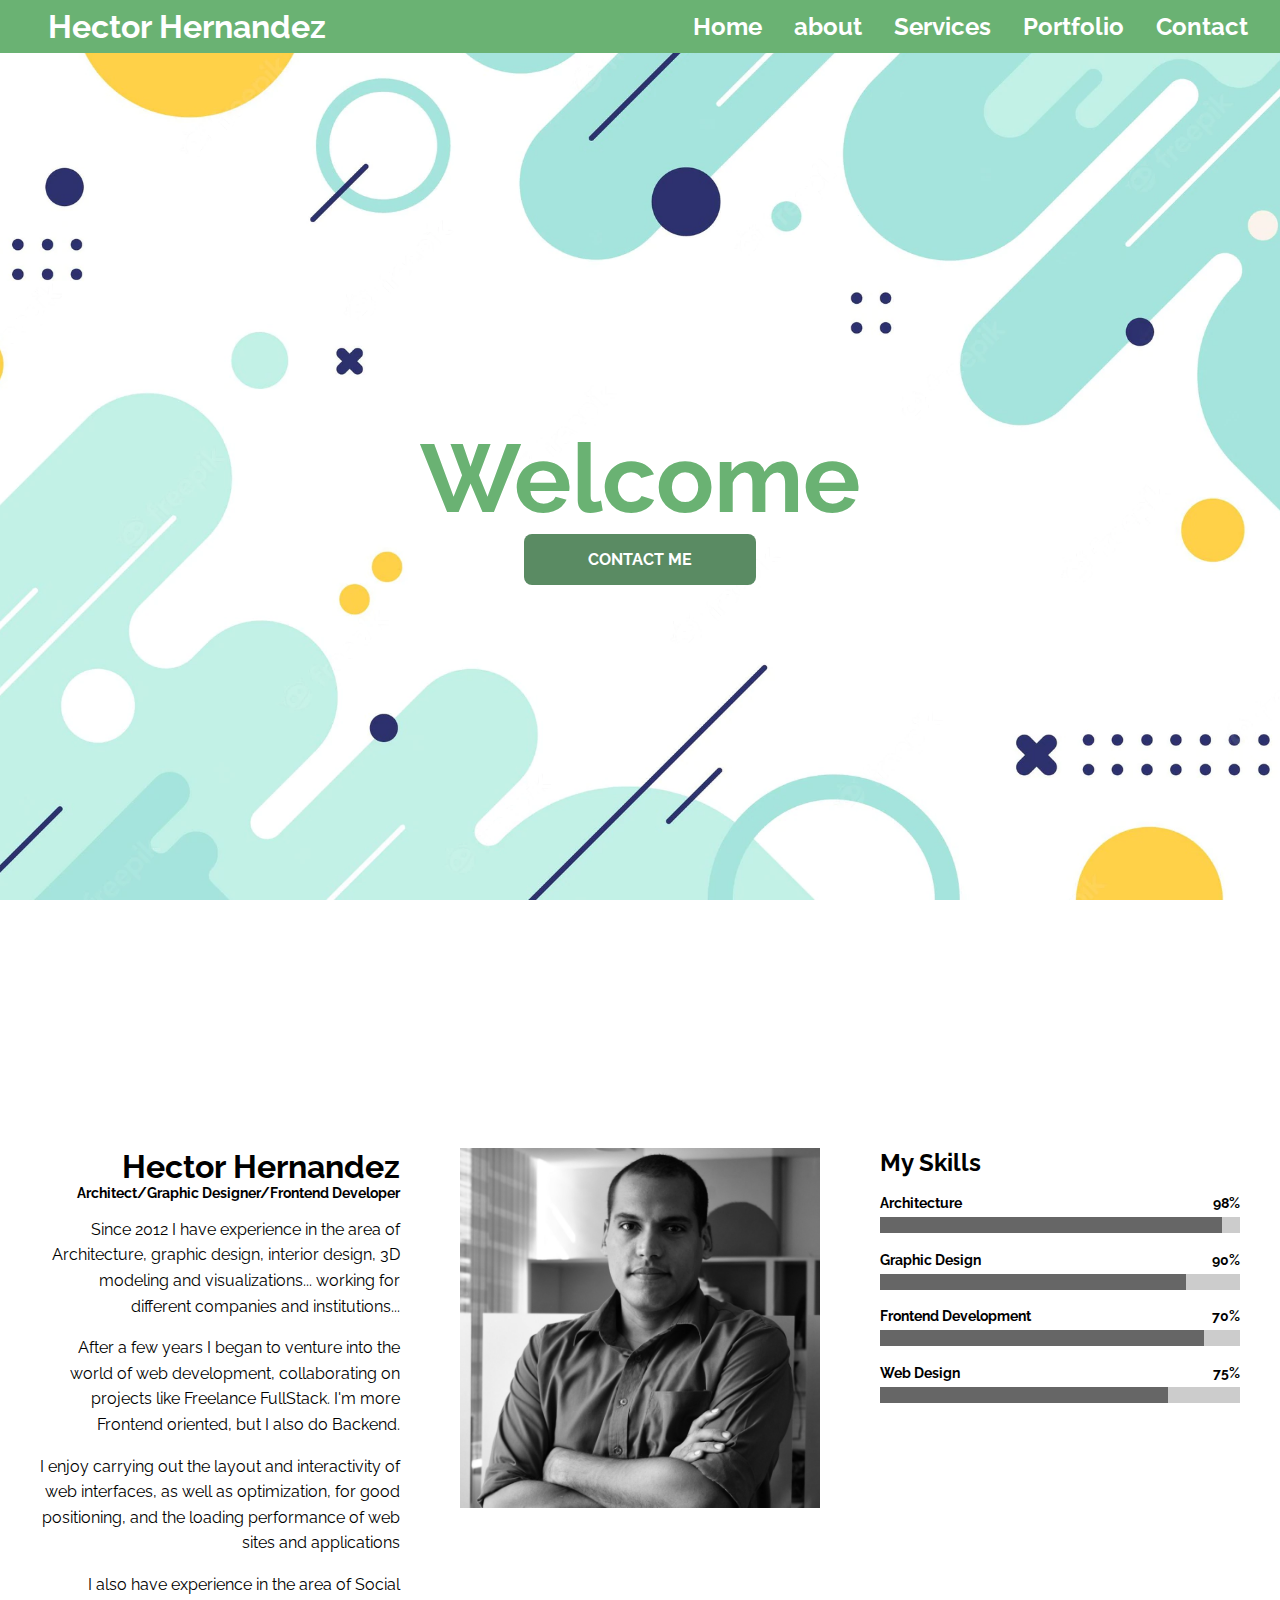
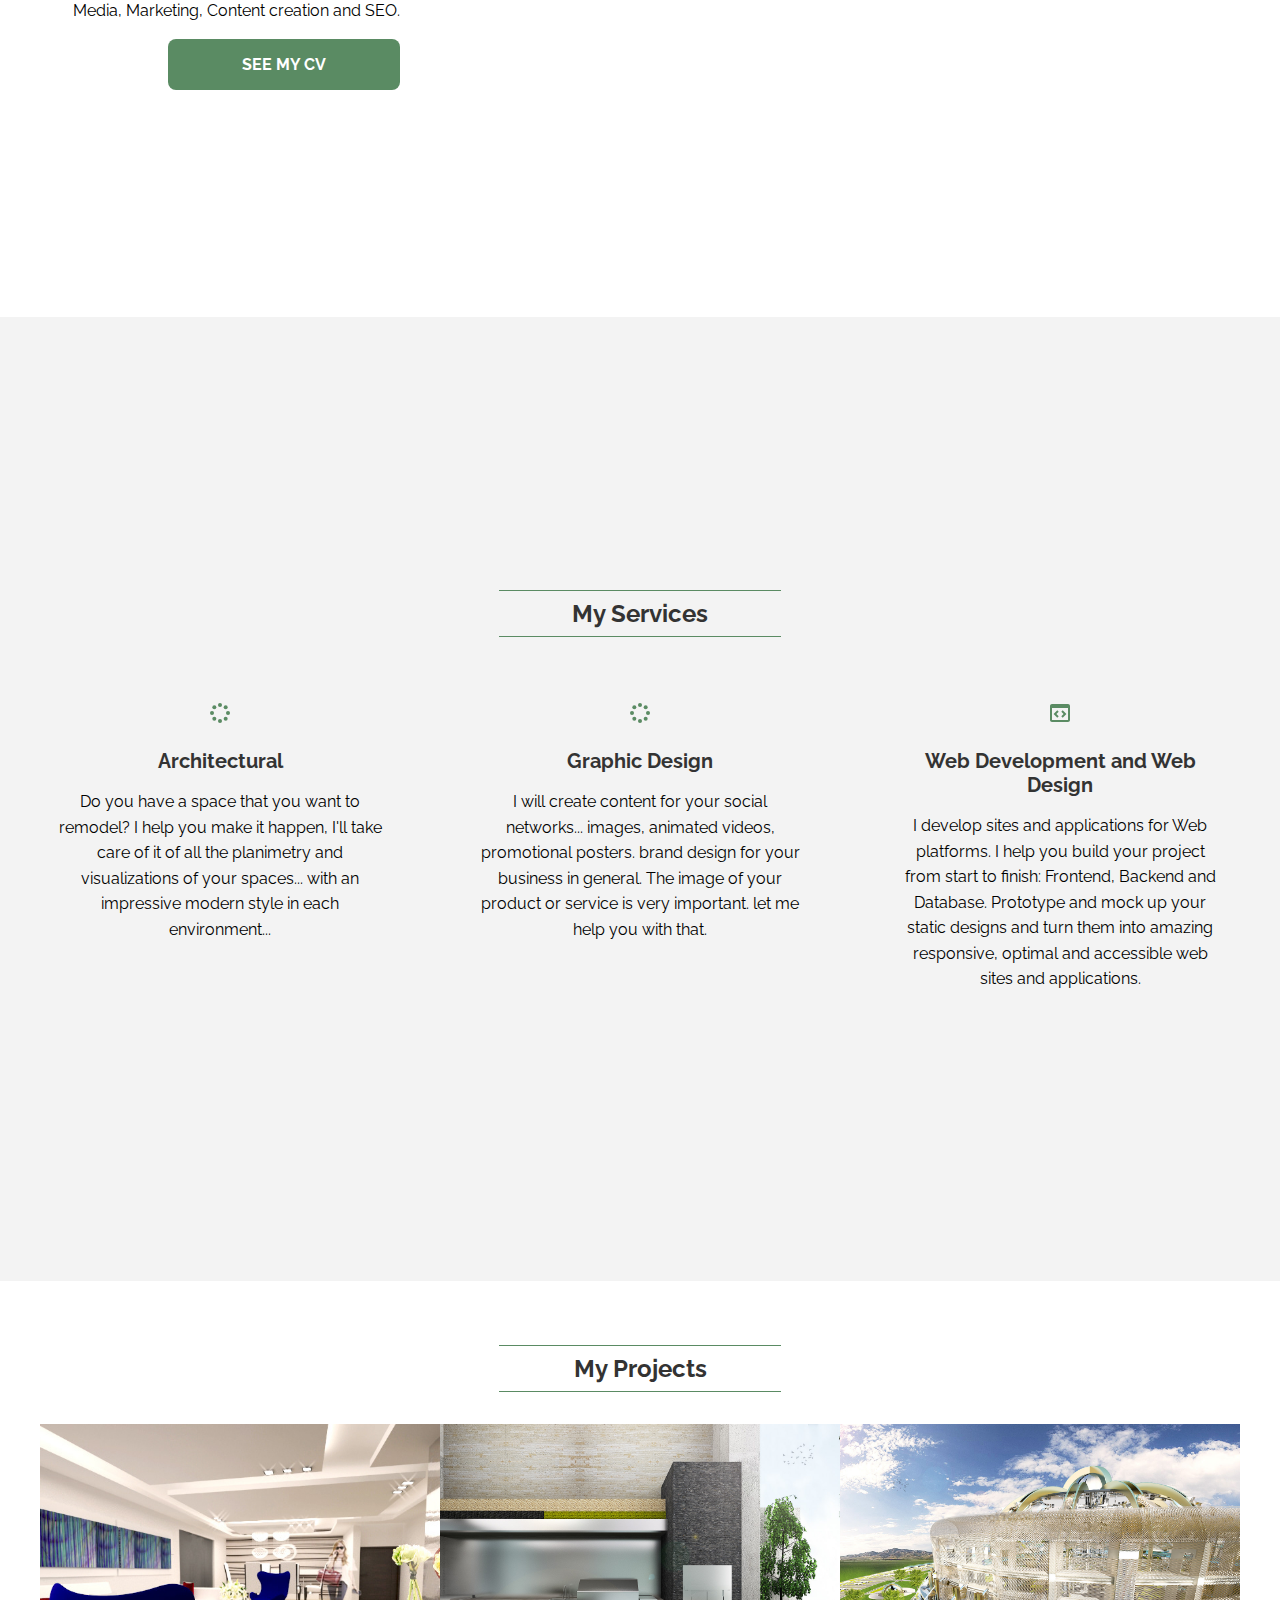
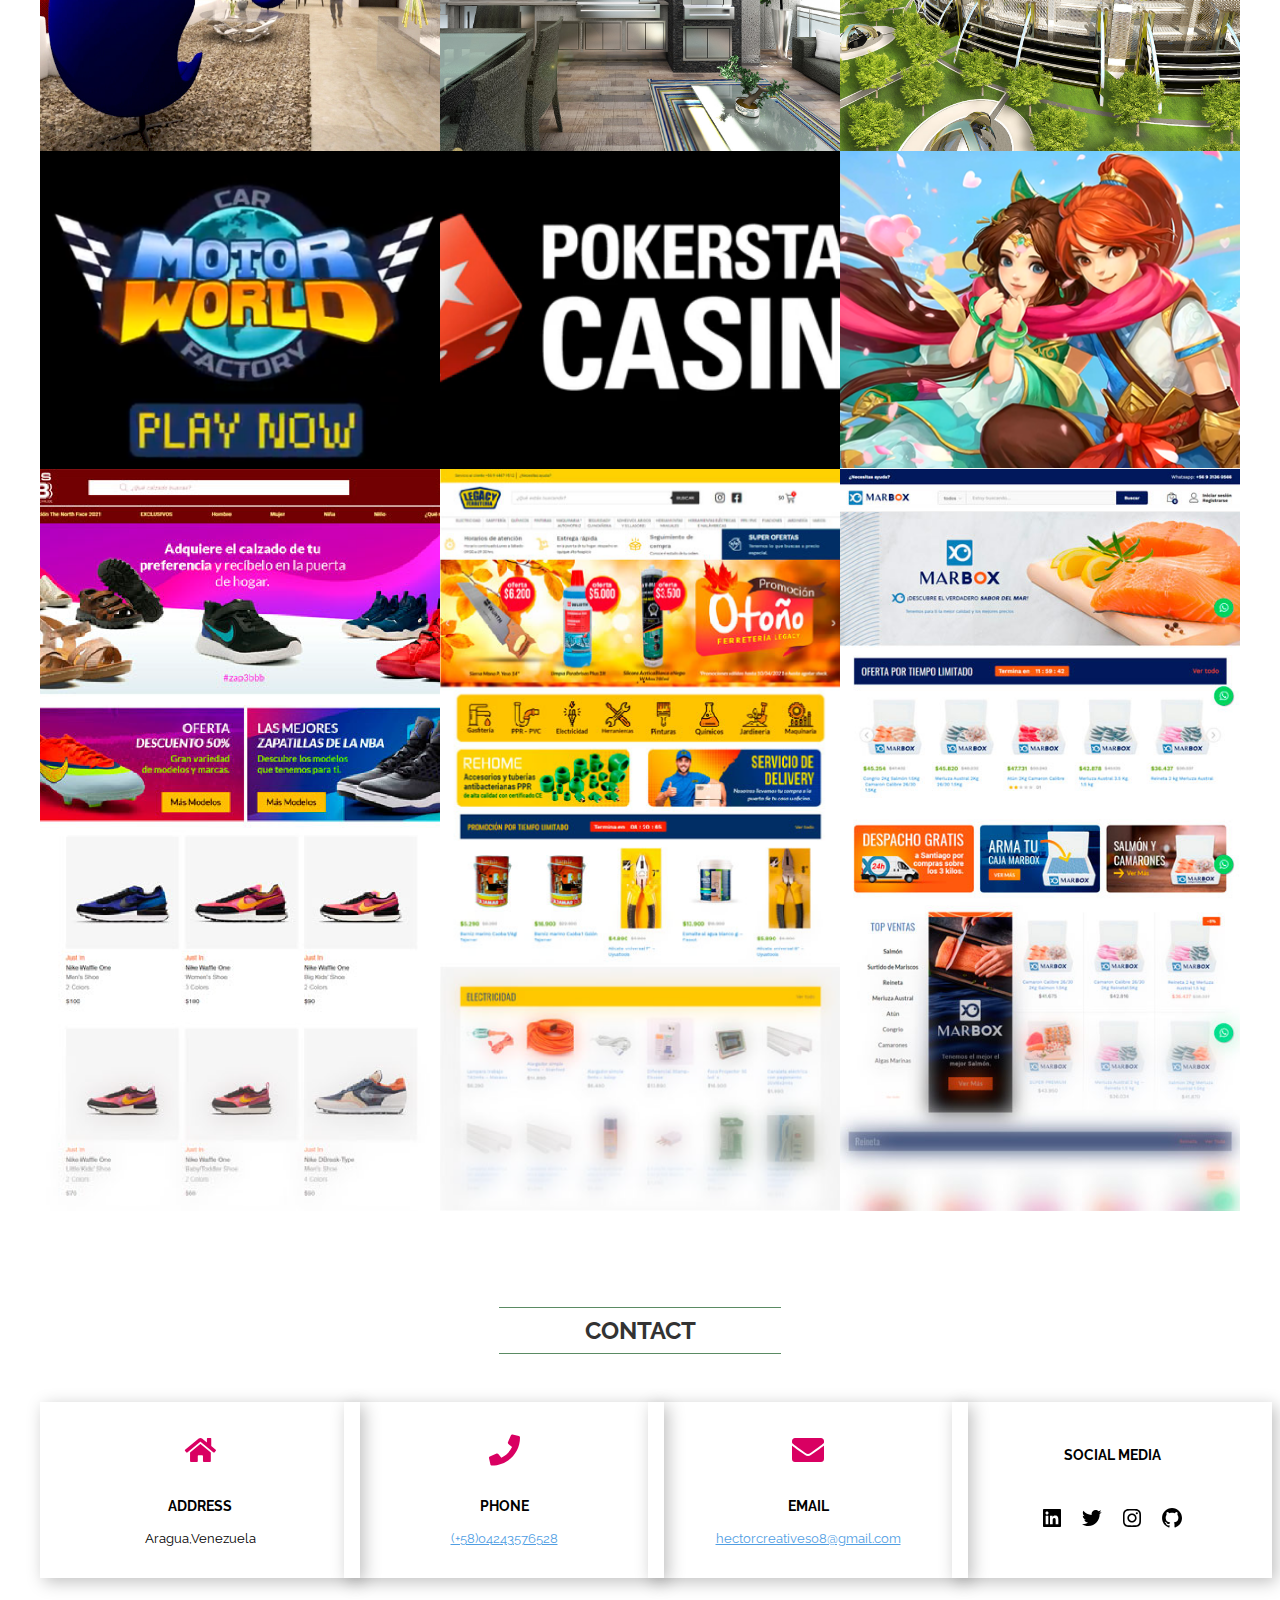
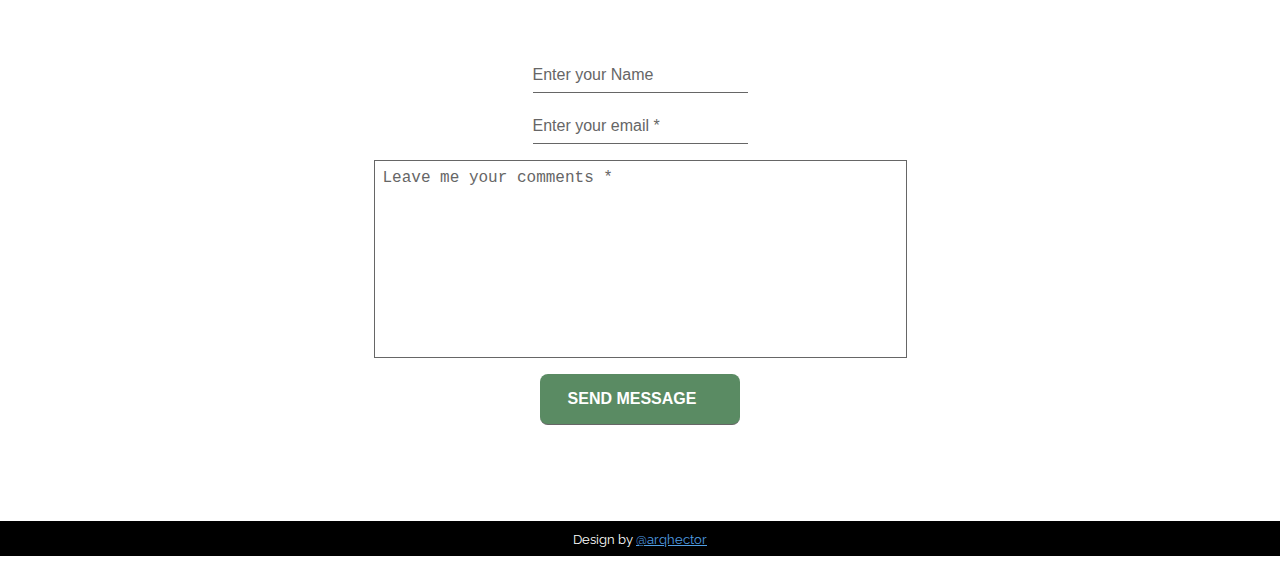
<file: portfolio-cv/index.html>
<!DOCTYPE html>
<html lang="en">
<head>
    <meta charset="UTF-8">
    <meta http-equiv="X-UA-Compatible" content="IE=edge">
    <meta name="viewport" content="width=device-width, initial-scale=1.0">
    <link href="https://fonts.googleapis.com/css?family=Raleway" rel="stylesheet">
    <title>Arquidev Portfolio</title>
    <link rel="stylesheet" href= "style.css">
    
    <meta name="description"
    content="Hola bienvenid@ a mi Portafolio Profesional, soy Hector Hernandez, Arquitecto y Frontend Developer">
  <link rel="canonical" href="https://arquidev8.github.io/Portfolio/portfolio-cv">
  <link rel="favicon" href="https://arquidev8.github.io/Portfolio/portfolio-cv/assets/favicon.png">
  <link rel="apple-touch-icon"href="https://arquidev8.github.io/Portfolio/portfolio-cv/assets/favicon.png">
  <meta name="theme-color" content="#d9006">
  <meta name="twitter:card" content="summary">
  <meta property="og:type" content="website">
  <meta property="og:title" name="twitter:title" content="Portafolio CV - Hector Hernandez">
  <meta property="og:description" name="twitter:description"
    content="Hola bienvenid@ a mi Portafolio Profesional, soy Hector Hernandez, Arquitecto y Frontend Developer">
  <meta property="og:image" name="twitter:image"
    content="https://arquidev8.github.io/Portfolio/portfolio-cv/assets/hero-image-home.jpg">
  <meta property="og:url" name="twitter:url"
    content="https://arquidev8.github.io/Portfolio/portfolio-cv">
</head>
<body>
    <header class="header">
        <section class="container">
        <div class="logo">
            <a href="index.html">Hector Hernandez</a>
        </div>
        <button class="menu-btn">
            <svg  xmlns="http://www.w3.org/2000/svg" width="24" height="24" viewBox="0 0 24 24">
                <path d="M4 6H20V8H4zM4 11H20V13H4zM4 16H20V18H4z"/></svg>
                <svg class="none"  xmlns="http://www.w3.org/2000/svg" width="24" height="24" viewBox="0 0 24 24">
                <path d="M16.192 6.344L11.949 10.586 7.707 6.344 6.293 7.758 10.535 12 6.293 16.242 7.707 17.656 11.949 13.414 16.192 17.656 17.606 16.242 13.364 12 17.606 7.758z"/></svg>

        </button>
        <nav class="menu">
            <a href="#inicio">Home</a>
            <a href="#acerca">about</a>
            <a href="#servicios">Services</a>
            <a href="#portafolio">Portfolio</a>
            <!-- <a href="#testimonios">Testimonials</a> -->
            <a href="#contacto">Contact</a>

        </nav>
        </section>
    </header>
    <section id="inicio" class="home">
        <article class="hero-image" style="--hero-image:url('assets/flat-geometric-background_23-2148957201.webp');
        --hero-attachment: fixed">
            <aside class="hero-image-opacity" style="--hero-opacity-color:var(--black-alpha-color);">
             <div class="hero-image-content">
                <h2 class="hero-image-title">
                    Welcome<br>
                    
                </h2>
                <a href="#contacto" class="btn">CONTACT ME</a>
             </div> 

            </aside>
        </article>
    </section>
    <section id="acerca" class="about section container full-lg-screen">
        <article class="text-lg-right">
            <aside class="text-center text-lg-right">
                <h1>Hector Hernandez</h1>
                <h5>Architect/Graphic Designer/Frontend Developer</h5>    
            </aside>
            <p>Since 2012 I have experience in the area of Architecture, graphic design, interior design, 3D modeling and
                visualizations... working for different companies and institutions...</p>
            <p>
                After a few years I began to venture into the world of web development, collaborating on projects
                like Freelance FullStack. I'm more Frontend oriented, but I also do Backend.
            </p>
            <p>
                I enjoy carrying out the layout and interactivity of web interfaces,
                as well as optimization, for good positioning, and the loading performance of web sites and applications
            </p>
            <p>
                I also have experience in the area of Social Media, Marketing, Content creation and SEO.
            </p>
            <div class="text-center text-lg-right">
                <a class="btn" href="https://demasled.notion.site/C-V-HECTOR-HERNANDEZ-7863573dabcf4fc5aafaaa1534492947" target="_blank" rel="noopener">SEE MY CV</a>
            </div>
        </article>
        
        <article>
            <img class="gray-scale" src="assets/hector.jpg.jpg" alt="hector hernandez">
        </article>
        
        <article>
            <h2 class="text-center text-lg-left">My Skills</h2>
            <!-- <div class="progress">
                <p>
                    <b>Backend Development Web</b>
                    <b>65%</b>
                </p>
                <progress value="65" min="0" max="100"></progress>
            </div> -->
            <div class="progress">
                <p>
                    <b>Architecture</i></b>
                    <b>98%</b>
                </p>
                <progress value="95" min="0" max="100"></progress>
            </div>
            <div class="progress">
                <p>
                    <b>Graphic Design</i></b>
                    <b>90%</b>
                </p>
                <progress value="85" min="0" max="100"></progress>
            </div>
            <div class="progress">
                <p>
                <b>Frontend Development</b>
                <b>70%</b>
                </p>
                <progress value="90" min="0" max="100"></progress>
            </div>
            <div class="progress">
                <p>
                <b>Web Design</b>
                <b>75%</b>
                </p>
                <progress value="80" min="0" max="100"></progress>
            </div>
            
        </article>
    </section>
    <section id="servicios" class="services section bg-gray-light">
        <div class="container full-lg-screen">
            <h2 class="section-title">My Services</h2>
            <article class="service-card">
                <svg xmlns="http://www.w3.org/2000/svg" width="24" height="24" viewBox="0 0 24 24">
                    <circle cx="12" cy="20" r="2"/><circle cx="12" cy="4" r="2"/><circle cx="6.343" cy="17.657" r="2"/><circle cx="17.657" cy="6.343" r="2"/>
                    <circle cx="4" cy="12" r="2.001"/><circle cx="20" cy="12" r="2"/><circle cx="6.343" cy="6.344" r="2"/><circle cx="17.657" cy="17.658" r="2"/></svg>
                    <h3>Architectural</h3>
                    <p>
                        Do you have a space that you want to remodel? I help you make it happen, I'll take care of it
                        of all the planimetry and visualizations of your spaces... with an impressive modern style in each environment...
                    </p>
            </article>
            <article class="service-card">
                <svg xmlns="http://www.w3.org/2000/svg" width="24" height="24" viewBox="0 0 24 24">
                    <circle cx="12" cy="20" r="2"/><circle cx="12" cy="4" r="2"/><circle cx="6.343" cy="17.657" r="2"/><circle cx="17.657" cy="6.343" r="2"/>
                    <circle cx="4" cy="12" r="2.001"/><circle cx="20" cy="12" r="2"/><circle cx="6.343" cy="6.344" r="2"/><circle cx="17.657" cy="17.658" r="2"/></svg>
                    <h3>Graphic Design</h3>
                    <p>
                        I will create content for your social networks... images, animated videos, promotional posters. brand design for your business in general. The image of your product or service is very important. let me help you with that.
                    </p>
            </article>
            <article class="service-card">
                <svg xmlns="http://www.w3.org/2000/svg" width="24" height="24" viewBox="0 0 24 24">
                    <path d="M20,3H4C2.897,3,2,3.897,2,5v14c0,1.103,0.897,2,2,2h16c1.103,0,2-0.897,2-2V5C22,3.897,21.103,3,20,3z M4,19V7h16 l0.002,12H4z"/>
                    <path d="M9.293 9.293L5.586 13 9.293 16.707 10.707 15.293 8.414 13 10.707 10.707zM14.707 9.293L13.293 10.707 15.586 13 13.293 15.293 14.707 16.707 18.414 13z"/></svg>   
                    <h3>Web Development and Web Design</h3>
                    <p>
                        I develop sites and applications for Web platforms.
                        I help you build your project from start to finish: Frontend, Backend and Database.
                        Prototype and mock up your static designs
                        and turn them into amazing responsive, optimal and accessible web sites and applications. 
                    </p>
            </article>
            
            <!-- <article class="service-card">
                <svg xmlns="http://www.w3.org/2000/svg" width="24" height="24" viewBox="0 0 24 24">
                    <path d="M20,3H7C5.897,3,5,3.897,5,5v2H4C2.897,7,2,7.897,2,9v10c0,1.103,0.897,2,2,2h6c1.103,0,2-0.897,2-2h8c1.103,0,2-0.897,2-2 V5C22,3.897,21.103,3,20,3z M6,9h4l-0.003,9H4V9H6z M12,17V9c0-1.103-0.897-2-2-2H7V5h11v12H12z"/></svg>
                    <h3>Web Design</h3>
                    <p>
                        Prototype and mock up your static designs
                        and turn them into amazing responsive, optimal and accessible web sites and applications. 
                    </p>
            </article> -->
        </div>
    </section>
    <section id="portafolio" class="portfolio section">
    <div class="container">
        <h2 class="section-title">My Projects</h2>
        <a href="#trabajo-1" class="portfolio-card">
            <img src="assets/project-1.jpg" alt="Trabajo 1">
            <aside class="portfolio-card-info">
                <div>
                    <h3>Interior Design</h3>
                    <p>
                        Interior design project in single-family home
                    </p>
                </div>
            </aside>
        </a>
        <a href="#trabajo-2" class="portfolio-card">
            <img src="assets/project-2.jpg" alt="Trabajo 2">
            <aside class="portfolio-card-info">
                <div>
                    <h3>Interior Design</h3>
                    <p>
                        Interior design project in barbecue space
                    </p>
                </div>
            </aside>
        </a>
        <a href="#trabajo-3" class="portfolio-card">
            <img src="assets/project-3.jpg" alt="Trabajo 3">
            <aside class="portfolio-card-info">
                <div>
                    <h3>Architectural</h3>
                    <p>
                        Experimental urban planning project on Mars
                    </p>
                </div>
            </aside>
        </a>


        <a href="#trabajo-7" class="portfolio-card">
            <img src="assets/imagen-7.png" alt="Trabajo 1"> 
            
            <aside class="portfolio-card-info">
                <div>
                    <h3>Graphic Design</h3>
                    <p>
                        Interior design project in single-family home
                    </p>
                </div>
            </aside>
        </a>
        <a href="#trabajo-8" class="portfolio-card">
            <img src="assets/imagen-8.png" alt="Trabajo 2">
            <aside class="portfolio-card-info">
                <div>
                    <h3>Graphic Design</h3>
                    <p>
                        Interior design project in barbecue space
                    </p>
                </div>
            </aside>
        </a>
        <a href="#trabajo-9" class="portfolio-card">
            <img src="assets/imagen-9.png" alt="Trabajo 3">
            <aside class="portfolio-card-info">
                <div>
                    <h3>Graphic Design</h3>
                    <p>
                        Experimental urban planning project on Mars
                    </p>
                </div>
            </aside>
        </a>



        <a href="#trabajo-4" class="portfolio-card">
            <img src="assets/Web-zapatos-1.png" alt="Trabajo 4">
            <aside class="portfolio-card-info">
                <div>
                    <h3>Web Development</h3>
                    <p>
                        Web design for an online shoe store
                    </p>
                </div>
            </aside>
        </a>
        <a href="#trabajo-5" class="portfolio-card">
            <img src="assets/Web-ferreteria-1.png" alt="Trabajo 5">
            <aside class="portfolio-card-info">
                <div>
                    <h3>Web Development</h3>
                    <p>
                        Web design of an online hardware store
                    </p>
                </div>
            </aside>
        </a>
        <a href="#trabajo-6" class="portfolio-card">
            <img src="assets/web-pescaderia-1.jpg" alt="Trabajo 6">
            <aside class="portfolio-card-info">
                <div>
                    <h3>Web Development</h3>
                    <p>
                        Web design of an online fishmonger
                    </p>
                </div>
            </aside>
        </a>
    </div>
    </section>
    <article class="modal" id="trabajo-1">
        <div class="modal-content">
            <a href="#cerrar" class="modal-close">
                <svg xmlns="http://www.w3.org/2000/svg" width="24" height="24" viewBox="0 0 24 24">
                <path d="M12,2C6.486,2,2,6.486,2,12s4.486,10,10,10s10-4.486,10-10S17.514,2,12,2z M16.207,14.793l-1.414,1.414L12,13.414 l-2.793,2.793l-1.414-1.414L10.586,12L7.793,9.207l1.414-1.414L12,10.586l2.793-2.793l1.414,1.414L13.414,12L16.207,14.793z"/></svg>    
            </a>
            <article class="portfolio-modal">
                <img src="assets/project-1.1.jpg" alt="Trabajo 1">
                <div class="portfolio-info">
                    <h3>INTERIOR DESIGN</h3>
                    <P>Modern kitchen design. transformation of the food preparation space.
                    </P>
                    <aside class="portfolio-details">
                        <small><b>CLIENTE</b></small>
                        <small>Liliana Facciuto</small>
                        <small><b>FECHA</b></small>
                        <small>25/02/2016</small>
                        <small><b>TIPO</b></small>
                        <small>Interior Design</small>
                        <small><b>ENLACE</b></small>
                        <small><a href="https://www.behance.net/gallery/69294151/Interior-Design" target="_blank" rel="noopener">https://www.behance.net<br>/gallery/69294151/Interior-Design</a></small>
                    </aside>
                </div>
            </article>
        </div>
    </article>
    <article class="modal" id="trabajo-2">
        <div class="modal-content">
            <a href="#cerrar" class="modal-close">
                <svg xmlns="http://www.w3.org/2000/svg" width="24" height="24" viewBox="0 0 24 24">
                <path d="M12,2C6.486,2,2,6.486,2,12s4.486,10,10,10s10-4.486,10-10S17.514,2,12,2z M16.207,14.793l-1.414,1.414L12,13.414 l-2.793,2.793l-1.414-1.414L10.586,12L7.793,9.207l1.414-1.414L12,10.586l2.793-2.793l1.414,1.414L13.414,12L16.207,14.793z"/></svg>    
            </a>
            <article class="portfolio-modal">
                <img src="assets/project-2.2.jpg" alt="Trabajo 2">
                <div class="portfolio-info">
                    <h3>AMIN ZADAH PROJECT</h3>
                    <P>Interior design project in barbecue space
                    </P>
                    <aside class="portfolio-details">
                        <small><b>CLIENTE</b></small>
                        <small>Amin Zadah</small>
                        <small><b>FECHA</b></small>
                        <small>15/08/2017</small>
                        <small><b>TIPO</b></small>
                        <small>Interior Design</small>
                        <small><b>ENLACE</b></small>
                        <small><a href="https://www.behance.net/gallery/69294265/Interior-design" target="_blank" rel="noopener">https://www.behance.net<br>/gallery/69294265/Interior-design</a></small>
                    </aside>
                </div>
            </article>
        </div>
    </article>
    <article class="modal" id="trabajo-3">
        <div class="modal-content">
            <a href="#cerrar" class="modal-close">
                <svg xmlns="http://www.w3.org/2000/svg" width="24" height="24" viewBox="0 0 24 24">
                <path d="M12,2C6.486,2,2,6.486,2,12s4.486,10,10,10s10-4.486,10-10S17.514,2,12,2z M16.207,14.793l-1.414,1.414L12,13.414 l-2.793,2.793l-1.414-1.414L10.586,12L7.793,9.207l1.414-1.414L12,10.586l2.793-2.793l1.414,1.414L13.414,12L16.207,14.793z"/></svg>    
            </a>
            <article class="portfolio-modal">
                <img src="assets/project-3.3.jpg" alt="Trabajo 3">
                <div class="portfolio-info">
                    <h3>Mars Experimental</h3>
                    <P>Experimental urban planning project on Mars
                    </P>
                    <aside class="portfolio-details">
                        <small><b>CLIENTE</b></small>
                        <small>Nasa</small>
                        <small><b>FECHA</b></small>
                        <small>28/10/2015</small>
                        <small><b>TIPO</b></small>
                        <small>Architectural</small>
                        <small><b>ENLACE</b></small>
                        <small><a href="https://www.behance.net/gallery/69294347/Exterior-design" target="_blank" rel="noopener">https://www.behance.net<br>/gallery/69294347/Exterior-design</a></small>
                    </aside>
                </div>
            </article>
        </div>
    </article>




    <article class="modal" id="trabajo-7">
        <div class="modal-content">
            <a href="#cerrar" class="modal-close">
                <svg xmlns="http://www.w3.org/2000/svg" width="24" height="24" viewBox="0 0 24 24">
                <path d="M12,2C6.486,2,2,6.486,2,12s4.486,10,10,10s10-4.486,10-10S17.514,2,12,2z M16.207,14.793l-1.414,1.414L12,13.414 l-2.793,2.793l-1.414-1.414L10.586,12L7.793,9.207l1.414-1.414L12,10.586l2.793-2.793l1.414,1.414L13.414,12L16.207,14.793z"/></svg>    
            </a>
            <article class="portfolio-modal">
                <img src="assets/imagen-7.png" alt="Trabajo 7"> 
                
                <div class="portfolio-info">
                    <h3>GRAPHIC DESIGN</h3>
                    <P>Short Video for social networks
                    </P>
                    <aside class="portfolio-details">
                        <small><b>CLIENTE</b></small>
                        <small>Creadits</small>
                        <small><b>FECHA</b></small>
                        <small>12/05/2018</small>
                        <small><b>TIPO</b></small>
                        <small>Graphic Design</small>
                        <small><b>ENLACE</b></small>
                        <small><a href="https://www.behance.net/gallery/69275443/Short-video-for-online-game" target="_blank" rel="noopener">https://www.behance.net<br>/gallery/69275443/Short-video-for-online-game</a></small>
                    </aside>
                </div>
            </article>
        </div>
    </article>
    <article class="modal" id="trabajo-8">
        <div class="modal-content">
            <a href="#cerrar" class="modal-close">
                <svg xmlns="http://www.w3.org/2000/svg" width="24" height="24" viewBox="0 0 24 24">
                <path d="M12,2C6.486,2,2,6.486,2,12s4.486,10,10,10s10-4.486,10-10S17.514,2,12,2z M16.207,14.793l-1.414,1.414L12,13.414 l-2.793,2.793l-1.414-1.414L10.586,12L7.793,9.207l1.414-1.414L12,10.586l2.793-2.793l1.414,1.414L13.414,12L16.207,14.793z"/></svg>    
            </a>
            <article class="portfolio-modal">
                <img src="assets/imagen-8.png" alt="Trabajo 8">
                <div class="portfolio-info">
                    <h3>GRAPHIC DESIGN</h3>
                    <P>Short Video for social networks
                    </P>
                    <aside class="portfolio-details">
                        <small><b>CLIENTE</b></small>
                        <small>Creadits</small>
                        <small><b>FECHA</b></small>
                        <small>5/02/2017</small>
                        <small><b>TIPO</b></small>
                        <small>Graphic Design</small>
                        <small><b>ENLACE</b></small>
                        <small><a href="https://www.behance.net/gallery/69272949/Short-video-for-aplication" target="_blank" rel="noopener">https://www.behance.net <br> /gallery/69272949/Short-video-for-aplication</a></small>
                    </aside>
                </div>
            </article>
        </div>
    </article>
    <article class="modal" id="trabajo-9">
        <div class="modal-content">
            <a href="#cerrar" class="modal-close">
                <svg xmlns="http://www.w3.org/2000/svg" width="24" height="24" viewBox="0 0 24 24">
                <path d="M12,2C6.486,2,2,6.486,2,12s4.486,10,10,10s10-4.486,10-10S17.514,2,12,2z M16.207,14.793l-1.414,1.414L12,13.414 l-2.793,2.793l-1.414-1.414L10.586,12L7.793,9.207l1.414-1.414L12,10.586l2.793-2.793l1.414,1.414L13.414,12L16.207,14.793z"/></svg>    
            </a>
            <article class="portfolio-modal">
                <img src="assets/imagen-9.png" alt="Trabajo 9">
                <div class="portfolio-info">
                    <h3>GRAPHIC DESIGN</h3>
                    <P>Short Video for social networks
                    </P>
                    <aside class="portfolio-details">
                        <small><b>CLIENTE</b></small>
                        <small>Creadits</small>
                        <small><b>FECHA</b></small>
                        <small>8/3/2017</small>
                        <small><b>TIPO</b></small>
                        <small>Graphic Design</small>
                        <small><b>ENLACE</b></small>
                        <small><a href="https://www.behance.net/gallery/69272231/Short-video-for-game" target="_blank" rel="noopener">https://www.behance.net <br> /gallery/69272231/Short-video-for-game</a></small>
                    </aside>
                </div>
            </article>
        </div>
    </article>










    <article class="modal" id="trabajo-4">
        <div class="modal-content">
            <a href="#cerrar" class="modal-close">
                <svg xmlns="http://www.w3.org/2000/svg" width="24" height="24" viewBox="0 0 24 24">
                <path d="M12,2C6.486,2,2,6.486,2,12s4.486,10,10,10s10-4.486,10-10S17.514,2,12,2z M16.207,14.793l-1.414,1.414L12,13.414 l-2.793,2.793l-1.414-1.414L10.586,12L7.793,9.207l1.414-1.414L12,10.586l2.793-2.793l1.414,1.414L13.414,12L16.207,14.793z"/></svg>    
            </a>
            <article class="portfolio-modal">
                <img src="assets/Web-zapatos-1.1.png" alt="Trabajo 4">
                <div class="portfolio-info">
                    <h3>Web Zap3B</h3>
                    <P>Web design for an online shoes store</P>
                    
                    <aside class="portfolio-details">
                        <small><b>CLIENTE</b></small>
                        <small>Zap3B</small>
                        <small><b>FECHA</b></small>
                        <small>18/02/2020</small>
                        <small><b>TIPO</b></small>
                        <small>Web Development</small>
                        <small><b>ENLACE</b></small>
                        <small><a href="https://zap3bbb.cl/" target="_blank" rel="noopener">https://zap3bbb.cl/</a></small>
                    </aside>
                </div>
            </article>
        </div>
    </article>
    <article class="modal" id="trabajo-5">
        <div class="modal-content">
            <a href="#cerrar" class="modal-close">
                <svg xmlns="http://www.w3.org/2000/svg" width="24" height="24" viewBox="0 0 24 24">
                <path d="M12,2C6.486,2,2,6.486,2,12s4.486,10,10,10s10-4.486,10-10S17.514,2,12,2z M16.207,14.793l-1.414,1.414L12,13.414 l-2.793,2.793l-1.414-1.414L10.586,12L7.793,9.207l1.414-1.414L12,10.586l2.793-2.793l1.414,1.414L13.414,12L16.207,14.793z"/></svg>    
            </a>
            <article class="portfolio-modal">
                <img src="assets/Web-ferreteria-1.1.png" alt="Trabajo 5">
                <div class="portfolio-info">
                    <h3>Web Legacy</h3>
                    <P>Web design of an online hardware store.
                    </P>
                    <aside class="portfolio-details">
                        <small><b>CLIENTE</b></small>
                        <small>Legacy</small>
                        <small><b>FECHA</b></small>
                        <small>21/04/2020</small>
                        <small><b>TIPO</b></small>
                        <small>Web Development</small>
                        <small><b>ENLACE</b></small>
                        <small><a href="https://ferreterialegacy.cl/" target="_blank" rel="noopener">https://ferreterialegacy.cl/</a></small>
                    </aside>
                </div>
            </article>
        </div>
    </article>
    <article class="modal" id="trabajo-6">
        <div class="modal-content">
            <a href="#cerrar" class="modal-close">
                <svg xmlns="http://www.w3.org/2000/svg" width="24" height="24" viewBox="0 0 24 24">
                <path d="M12,2C6.486,2,2,6.486,2,12s4.486,10,10,10s10-4.486,10-10S17.514,2,12,2z M16.207,14.793l-1.414,1.414L12,13.414 l-2.793,2.793l-1.414-1.414L10.586,12L7.793,9.207l1.414-1.414L12,10.586l2.793-2.793l1.414,1.414L13.414,12L16.207,14.793z"/></svg>    
            </a>
            <article class="portfolio-modal">
                <img src="assets/web-pescaderia-1.1.jpg" alt="Trabajo 6">
                <div class="portfolio-info">
                    <h3>PROJECT NAME 6</h3>
                    <P>Web design of an online fishmonger
                    </P>
                    <aside class="portfolio-details">
                        <small><b>CLIENT</b></small>
                        <small>Marbox</small>
                        <small><b>Date</b></small>
                        <small>12/11/2021</small>
                        <small><b>TIPO</b></small>
                        <small>Web Development</small>
                        <small><b>ENLACE</b></small>
                        <small><a href="https://marboxchile.cl/" target="_blank" rel="noopener">https://marboxchile.cl/</a></small>
                    </aside>
                </div>
            </article>
        </div>
    </article>
    
    <!-- <section id="testimonios" class="testimonials">
        <article class="hero-image" style="--hero-image:url('assets/hero-image-customers.jpg');
        --hero-attachment: scroll">
            <aside class="hero-image-opacity" style="--hero-opacity-color:var(--white-alpha-color);">
             <div class="hero-image-content">
              <div class="container">
                  <h2 class="section-title">My Client Says</h2>
                  <article class="carousel" style="--carousel-bg-color: var(--white-alpha-color);">
                    <input type="radio" name="slides" id="slide-1" checked>
                    <input type="radio" name="slides" id="slide-2">
                    <input type="radio" name="slides" id="slide-3">
                    <input type="radio" name="slides" id="slide-4">
                    <input type="radio" name="slides" id="slide-2">
                    <input type="radio" name="slides" id="slide-3">
                    <input type="radio" name="slides" id="slide-4">                   
                    <ul class="slides">
                        <li class="slide">
                            <img class="avatar" src="assets/cliente-mujer-1.jpg" alt="Cliente 1">
                            <blockquote>Super talented and patient!</blockquote>
                                <h3 class="text-first-color">Gretchen ledda</h3>
                                <H6>fashion entrepreneur</H6>
                        </li>
                        <li class="slide">
                            <img class="avatar" src="assets/cliente-chico-2.jpg" alt="Cliente 2">
                            <blockquote>He works super fast!</blockquote>
                                <h3 class="text-first-color">Dylan Rosemberg</h3>
                                
                                <H6>Manager of a marketing company</H6>
                        </li>
                        <li class="slide">
                            <img class="avatar" src="assets/cliente-chico-3.jpg" alt="Cliente 3">
                            <blockquote>Very Nice Thank You</blockquote>
                                <h3 class="text-first-color">Scott Matheus</h3>
                                <H6>Photographer</H6>
                        </li>
                        <li class="slide">
                            <img class="avatar" src="assets/cliente-chico-1.jpg" alt="Cliente 4">
                            <blockquote>Excellent professional. <BR>
                                all fluid and very cordial.</blockquote>
                                <h3 class="text-first-color">Frank Bowell</h3>
                                <H6>Entrepreneur</H6>
                        </li>
                        <li class="slide">
                            <img class="avatar" src="assets/cliente-5.jpg" alt="Cliente 5">
                            <blockquote>Very nice, Excellent professional <BR>
                                and very good Service
                                </blockquote>
                                <h3 class="text-first-color">Jhoanna Martinez</h3>
                                <H6>Entrepreneur</H6>
                        </li>
                        <li class="slide">
                            <img class="avatar" src="assets/cliente-6.jpg" alt="Cliente 6">
                            <blockquote>Thank you  <BR>
                               for your services, is a perfect</blockquote>
                                <h3 class="text-first-color">Sofia Staniz</h3>
                                <H6>Entrepreneur</H6>
                        </li>
                        <li class="slide">
                            <img class="avatar" src="assets/cliente-7.jpeg" alt="Cliente 7">
                            <blockquote>Perfect service <BR>
                                I feel happy</blockquote>
                                <h3 class="text-first-color">Jessica Softel</h3>
                                <H6>Entrepreneur and designer</H6>
                        </li>
                        <li class="slide">
                            <img class="avatar" src="assets/cliente-8.jpg" alt="Cliente 8">
                            <blockquote>Excellent great service <BR>
                                all very fast and fluid</blockquote>
                                <h3 class="text-first-color">Susan smith</h3>
                                <H6>Entrepreneur</H6>
                        </li>
                        <li class="slide">
                            <img class="avatar" src="assets/cliente-9.jpg" alt="Cliente 9">
                            <blockquote>Is very nice Profesional <BR>
                                boost my business</blockquote>
                                <h3 class="text-first-color">Erika Corbal</h3>
                                <H6>Lawyer</H6>
                        </li>
                        <li class="slide">
                            <img class="avatar" src="assets/cliente-10.jpg" alt="Cliente 10">
                            <blockquote>Is so good <BR>
                                Just what I needed</blockquote>
                                <h3 class="text-first-color">Rebecca Corzal</h3>
                                <H6>Project Manager</H6>
                        </li>
                        <li class="slide">
                            <img class="avatar" src="assets/cliente-11.jpg.crdownload" alt="Cliente 11">
                            <blockquote>Excellent and great <BR>
                                perfect service.</blockquote>
                                <h3 class="text-first-color">George War</h3>
                                <H6>Civil Engineer</H6>
                        </li>
                        <li class="slide">
                            <img class="avatar" src="assets/cliente-12.jpg" alt="Cliente 12">
                            <blockquote>Very nice <BR>
                                very cordial.</blockquote>
                                <h3 class="text-first-color">Alex Stone</h3>
                                <H6>Entrepreneur</H6>
                        </li>
                    </ul>
                    <aside class="slides-nav">
                        <label for="slide-1" id="dot-1"></label>
                        <label for="slide-2" id="dot-2"></label>
                        <label for="slide-3" id="dot-3"></label>
                        <label for="slide-4" id="dot-4"></label>
                        </aside>
                  </article>
              </div>  
             </div> 
            </aside>
        </article>
    </section> -->
    <section id="contacto" class="contact section">
        <div class="container">
            <h2 class="section-title">CONTACT</h2>
            <article class="contact-cards">
                <aside class="contact-card box-shadow-1">
                    <svg style="color:var(--first-color);" width="37" height="28" viewBox="0 0 37 28" fill="none" xmlns="http://www.w3.org/2000/svg">
                        <path d="M18.5 7.3125L7 16.8125V27C7 27.5625 7.4375 28 8 28H15C15.5 28 15.9375 27.5625 15.9375 27V21C15.9375 20.5 16.4375 20 16.9375 20H20.9375C21.5 20 21.9375 20.5 21.9375 21V27C21.9375 27.5625 22.4375 28 22.9375 28H30C30.5 28 31 27.5625 31 27V16.75L19.4375 7.3125C19.3125 7.1875 19.125 7.125 19 7.125C18.8125 7.125 18.625 7.1875 18.5 7.3125ZM36.6875 13.75L31.5 9.4375V0.8125C31.5 0.375 31.125 0.0625 30.75 0.0625H27.25C26.8125 0.0625 26.5 0.375 26.5 0.8125V5.3125L20.875 0.6875C20.375 0.3125 19.6875 0.0625 19 0.0625C18.25 0.0625 17.5625 0.3125 17.0625 0.6875L1.25 13.75C1.0625 13.875 0.9375 14.125 0.9375 14.3125C0.9375 14.5 1.0625 14.6875 1.125 14.8125L2.75 16.75C2.875 16.9375 3.0625 17 3.3125 17C3.5 17 3.6875 16.9375 3.8125 16.8125L18.5 4.75C18.625 4.625 18.8125 4.5625 19 4.5625C19.125 4.5625 19.3125 4.625 19.4375 4.75L34.125 16.8125C34.25 16.9375 34.4375 17 34.625 17C34.875 17 35.0625 16.9375 35.1875 16.75L36.8125 14.8125C36.9375 14.6875 37 14.5 37 14.3125C37 14.125 36.875 13.875 36.6875 13.75Z" fill="#D90062"/>
                        </svg>
                        <h5>ADDRESS</h5>
                        <small>Aragua,Venezuela</small>                        
                </aside>
                <aside class="contact-card box-shadow-1">
                    <svg width="33" height="32" viewBox="0 0 33 32" fill="none" xmlns="http://www.w3.org/2000/svg" style="color:var(--first-color);">
                        <path d="M31.8125 1.5625L25.3125 0.0625C24.625 -0.125 23.875 0.25 23.5625 0.9375L20.5625 7.9375C20.3125 8.5625 20.5 9.25 21 9.6875L24.8125 12.8125C22.5625 17.5625 18.625 21.5625 13.75 23.875L10.625 20.0625C10.1875 19.5625 9.5 19.375 8.875 19.625L1.875 22.625C1.1875 22.9375 0.875 23.6875 1 24.375L2.5 30.875C2.6875 31.5625 3.25 32 4 32C20 32 33 19.0625 33 3C33 2.3125 32.5 1.75 31.8125 1.5625Z" fill="#D90062"/>
                        </svg>
                        <h5>PHONE</h5>
                        <small><a href="tel:04243576528">(+58)04243576528</a></small>                        
                </aside>
                <aside class="contact-card box-shadow-1">
                    <svg width="32" height="24" viewBox="0 0 32 24" fill="none" xmlns="http://www.w3.org/2000/svg"  style="color:var(--first-color);">
                        <path d="M31.375 7.9375C29.9375 9.0625 28.125 10.4375 21.75 15.0625C20.5 16 18.1875 18.0625 16 18.0625C13.75 18.0625 11.5 16 10.1875 15.0625C3.8125 10.4375 2 9.0625 0.5625 7.9375C0.3125 7.75 0 7.9375 0 8.25V21C0 22.6875 1.3125 24 3 24H29C30.625 24 32 22.6875 32 21V8.25C32 7.9375 31.625 7.75 31.375 7.9375ZM16 16C17.4375 16.0625 19.5 14.1875 20.5625 13.4375C28.875 7.4375 29.5 6.875 31.375 5.375C31.75 5.125 32 4.6875 32 4.1875V3C32 1.375 30.625 0 29 0H3C1.3125 0 0 1.375 0 3V4.1875C0 4.6875 0.1875 5.125 0.5625 5.375C2.4375 6.875 3.0625 7.4375 11.375 13.4375C12.4375 14.1875 14.5 16.0625 16 16Z" fill="#D90062"/>
                        </svg>
                        <h5>EMAIL</h5>
                        <small><a href="mailto:hectorcreatives08@gmail.com">hectorcreatives08@gmail.com</a></small>                        
                </aside>
                <aside class="contact-card box-shadow-1">
                    <!-- <svg  xmlns="http://www.w3.org/2000/svg" width="24" height="24" viewBox="0 0 24 24"><path d="M16.018,3.815L15.232,8h-4.966l0.716-3.815L9.018,3.815L8.232,8H4v2h3.857l-0.751,4H3v2h3.731l-0.714,3.805l1.965,0.369 L8.766,16h4.966l-0.714,3.805l1.965,0.369L15.766,16H20v-2h-3.859l0.751-4H21V8h-3.733l0.716-3.815L16.018,3.815z M14.106,14H9.141 l0.751-4h4.966L14.106,14z"/></svg> -->
                        <h5>SOCIAL MEDIA</h5>
                        <small class="social-media">
                            <a href="https://www.linkedin.com/in/hector-hernandez-bb950322a/" target="_blank" rel="noopener">
                                <svg xmlns="http://www.w3.org/2000/svg" width="24" height="24" viewBox="0 0 24 24">
                                    <path d="M20,3H4C3.447,3,3,3.448,3,4v16c0,0.552,0.447,1,1,1h16c0.553,0,1-0.448,1-1V4C21,3.448,20.553,3,20,3z M8.339,18.337H5.667	v-8.59h2.672V18.337z M7.003,8.574c-0.856,0-1.548-0.694-1.548-1.548s0.691-1.548,1.548-1.548c0.854,0,1.548,0.693,1.548,1.548	S7.857,8.574,7.003,8.574z M18.338,18.337h-2.669V14.16c0-0.996-0.018-2.277-1.388-2.277c-1.39,0-1.601,1.086-1.601,2.207v4.248	h-2.667v-8.59h2.56v1.174h0.037c0.355-0.675,1.227-1.387,2.524-1.387c2.704,0,3.203,1.778,3.203,4.092V18.337z"/></svg>
                            </a>
                            <a href="https://twitter.com/hectorcreative8" target="_blank" rel="noopener">
                                <svg xmlns="http://www.w3.org/2000/svg" width="24" height="24" viewBox="0 0 24 24"><path d="M19.633,7.997c0.013,0.175,0.013,0.349,0.013,0.523c0,5.325-4.053,11.461-11.46,11.461c-2.282,0-4.402-0.661-6.186-1.809	c0.324,0.037,0.636,0.05,0.973,0.05c1.883,0,3.616-0.636,5.001-1.721c-1.771-0.037-3.255-1.197-3.767-2.793	c0.249,0.037,0.499,0.062,0.761,0.062c0.361,0,0.724-0.05,1.061-0.137c-1.847-0.374-3.23-1.995-3.23-3.953v-0.05	c0.537,0.299,1.16,0.486,1.82,0.511C3.534,9.419,2.823,8.184,2.823,6.787c0-0.748,0.199-1.434,0.548-2.032	c1.983,2.443,4.964,4.04,8.306,4.215c-0.062-0.3-0.1-0.611-0.1-0.923c0-2.22,1.796-4.028,4.028-4.028	c1.16,0,2.207,0.486,2.943,1.272c0.91-0.175,1.782-0.512,2.556-0.973c-0.299,0.935-0.936,1.721-1.771,2.22	c0.811-0.088,1.597-0.312,2.319-0.624C21.104,6.712,20.419,7.423,19.633,7.997z"/></svg>
                            </a> 
                            <a href="https://www.instagram.com/arqhector08/?hl=es-la" target="_blank" rel="noopener">
                                <svg xmlns="http://www.w3.org/2000/svg" width="24" height="24" viewBox="0 0 24 24"><path d="M11.999,7.377c-2.554,0-4.623,2.07-4.623,4.623c0,2.554,2.069,4.624,4.623,4.624c2.552,0,4.623-2.07,4.623-4.624	C16.622,9.447,14.551,7.377,11.999,7.377L11.999,7.377z M11.999,15.004c-1.659,0-3.004-1.345-3.004-3.003	c0-1.659,1.345-3.003,3.004-3.003s3.002,1.344,3.002,3.003C15.001,13.659,13.658,15.004,11.999,15.004L11.999,15.004z"/><circle cx="16.806" cy="7.207" r="1.078"/>
                                    <path d="M20.533,6.111c-0.469-1.209-1.424-2.165-2.633-2.632c-0.699-0.263-1.438-0.404-2.186-0.42	c-0.963-0.042-1.268-0.054-3.71-0.054s-2.755,0-3.71,0.054C7.548,3.074,6.809,3.215,6.11,3.479C4.9,3.946,3.945,4.902,3.477,6.111	c-0.263,0.7-0.404,1.438-0.419,2.186c-0.043,0.962-0.056,1.267-0.056,3.71c0,2.442,0,2.753,0.056,3.71	c0.015,0.748,0.156,1.486,0.419,2.187c0.469,1.208,1.424,2.164,2.634,2.632c0.696,0.272,1.435,0.426,2.185,0.45	c0.963,0.042,1.268,0.055,3.71,0.055s2.755,0,3.71-0.055c0.747-0.015,1.486-0.157,2.186-0.419c1.209-0.469,2.164-1.424,2.633-2.633	c0.263-0.7,0.404-1.438,0.419-2.186c0.043-0.962,0.056-1.267,0.056-3.71s0-2.753-0.056-3.71C20.941,7.57,20.801,6.819,20.533,6.111z M19.315,15.643c-0.007,0.576-0.111,1.147-0.311,1.688c-0.305,0.787-0.926,1.409-1.712,1.711c-0.535,0.199-1.099,0.303-1.67,0.311	c-0.95,0.044-1.218,0.055-3.654,0.055c-2.438,0-2.687,0-3.655-0.055c-0.569-0.007-1.135-0.112-1.669-0.311	c-0.789-0.301-1.414-0.923-1.719-1.711c-0.196-0.534-0.302-1.099-0.311-1.669c-0.043-0.95-0.053-1.218-0.053-3.654	c0-2.437,0-2.686,0.053-3.655c0.007-0.576,0.111-1.146,0.311-1.687c0.305-0.789,0.93-1.41,1.719-1.712	c0.534-0.198,1.1-0.303,1.669-0.311c0.951-0.043,1.218-0.055,3.655-0.055c2.437,0,2.687,0,3.654,0.055	c0.571,0.007,1.135,0.112,1.67,0.311c0.786,0.303,1.407,0.925,1.712,1.712c0.196,0.534,0.302,1.099,0.311,1.669	c0.043,0.951,0.054,1.218,0.054,3.655c0,2.436,0,2.698-0.043,3.654H19.315z"/></svg>
                            </a>
                            <a href="https://github.com/arquidev8" target="_blank" rel="noopener">
                                <svg xmlns="http://www.w3.org/2000/svg" width="24" height="24" viewBox="0 0 24 24">
                                    <path fill-rule="evenodd" clip-rule="evenodd" d="M12.026,2c-5.509,0-9.974,4.465-9.974,9.974c0,4.406,2.857,8.145,6.821,9.465	c0.499,0.09,0.679-0.217,0.679-0.481c0-0.237-0.008-0.865-0.011-1.696c-2.775,0.602-3.361-1.338-3.361-1.338	c-0.452-1.152-1.107-1.459-1.107-1.459c-0.905-0.619,0.069-0.605,0.069-0.605c1.002,0.07,1.527,1.028,1.527,1.028	c0.89,1.524,2.336,1.084,2.902,0.829c0.091-0.645,0.351-1.085,0.635-1.334c-2.214-0.251-4.542-1.107-4.542-4.93	c0-1.087,0.389-1.979,1.024-2.675c-0.101-0.253-0.446-1.268,0.099-2.64c0,0,0.837-0.269,2.742,1.021	c0.798-0.221,1.649-0.332,2.496-0.336c0.849,0.004,1.701,0.115,2.496,0.336c1.906-1.291,2.742-1.021,2.742-1.021	c0.545,1.372,0.203,2.387,0.099,2.64c0.64,0.696,1.024,1.587,1.024,2.675c0,3.833-2.33,4.675-4.552,4.922	c0.355,0.308,0.675,0.916,0.675,1.846c0,1.334-0.012,2.41-0.012,2.737c0,0.267,0.178,0.577,0.687,0.479	C19.146,20.115,22,16.379,22,11.974C22,6.465,17.535,2,12.026,2z"/></svg>
                            </a>
                        </small>                        
                </aside>
            </article>
            <form class="contact-form">
                <input type="text" name="name" placeholder="Enter your Name" title="Name only accepts letters and blank spaces" 
                pattern="^[A-Za-zÑñÁáÉéÍíÓóÚúÜü\s]+$" required>
                <input type="email" name="email" placeholder="Enter your email *" title="Wrong email"
                pattern="^[a-z0-9]+(\.[_a-z0-9]+)*@[a-z0-9-]+(\.[a-z0-9-]+)*(\.[a-z]{2,15})$" required>
                <textarea name="comments" cols="50" rows="10" placeholder="Leave me your comments *" required></textarea>
                <div class="contact-form-loader text-center none">
                    <img src="assets/loader.svg" alt="Sending..">
                </div>
                <input class="btn" type="submit" value="SEND MESSAGE">
            </form>
            <article id="gracias" class="modal">
                <div class="modal-content">
                    <article class="contact form response">
                        <h3>
                            Thank You
                            <br>
                            For you comments
                        </h3>
                        <svg xmlns="http://www.w3.org/2000/svg" width="24" height="24" viewBox="0 0 24 24">
                            <path d="M12,18c4,0,5-4,5-4H7C7,14,8,18,12,18z"/><path d="M12,2C6.486,2,2,6.486,2,12c0,5.514,4.486,10,10,10s10-4.486,10-10C22,6.486,17.514,2,12,2z M12,20c-4.411,0-8-3.589-8-8 s3.589-8,8-8s8,3.589,8,8S16.411,20,12,20z"/><path d="M13 12l2 .012C15.012 11.55 15.194 11 16 11s.988.55 1 1h2c0-1.206-.799-3-3-3S13 10.794 13 12zM8 11c.806 0 .988.55 1 1h2c0-1.206-.799-3-3-3s-3 1.794-3 3l2 .012C7.012 11.55 7.194 11 8 11z"/></svg>
                    </article>
                </div>
            </article>
        </div>
    </section>
    <footer class="footer">
         <small> Design by <a href="https://github.com/arquidev8/arqhector.github.io" target="_blank">@arqhector</a></small>   
    </footer>
    
    <script src="script.js"></script>

</body>
</html>
</file>
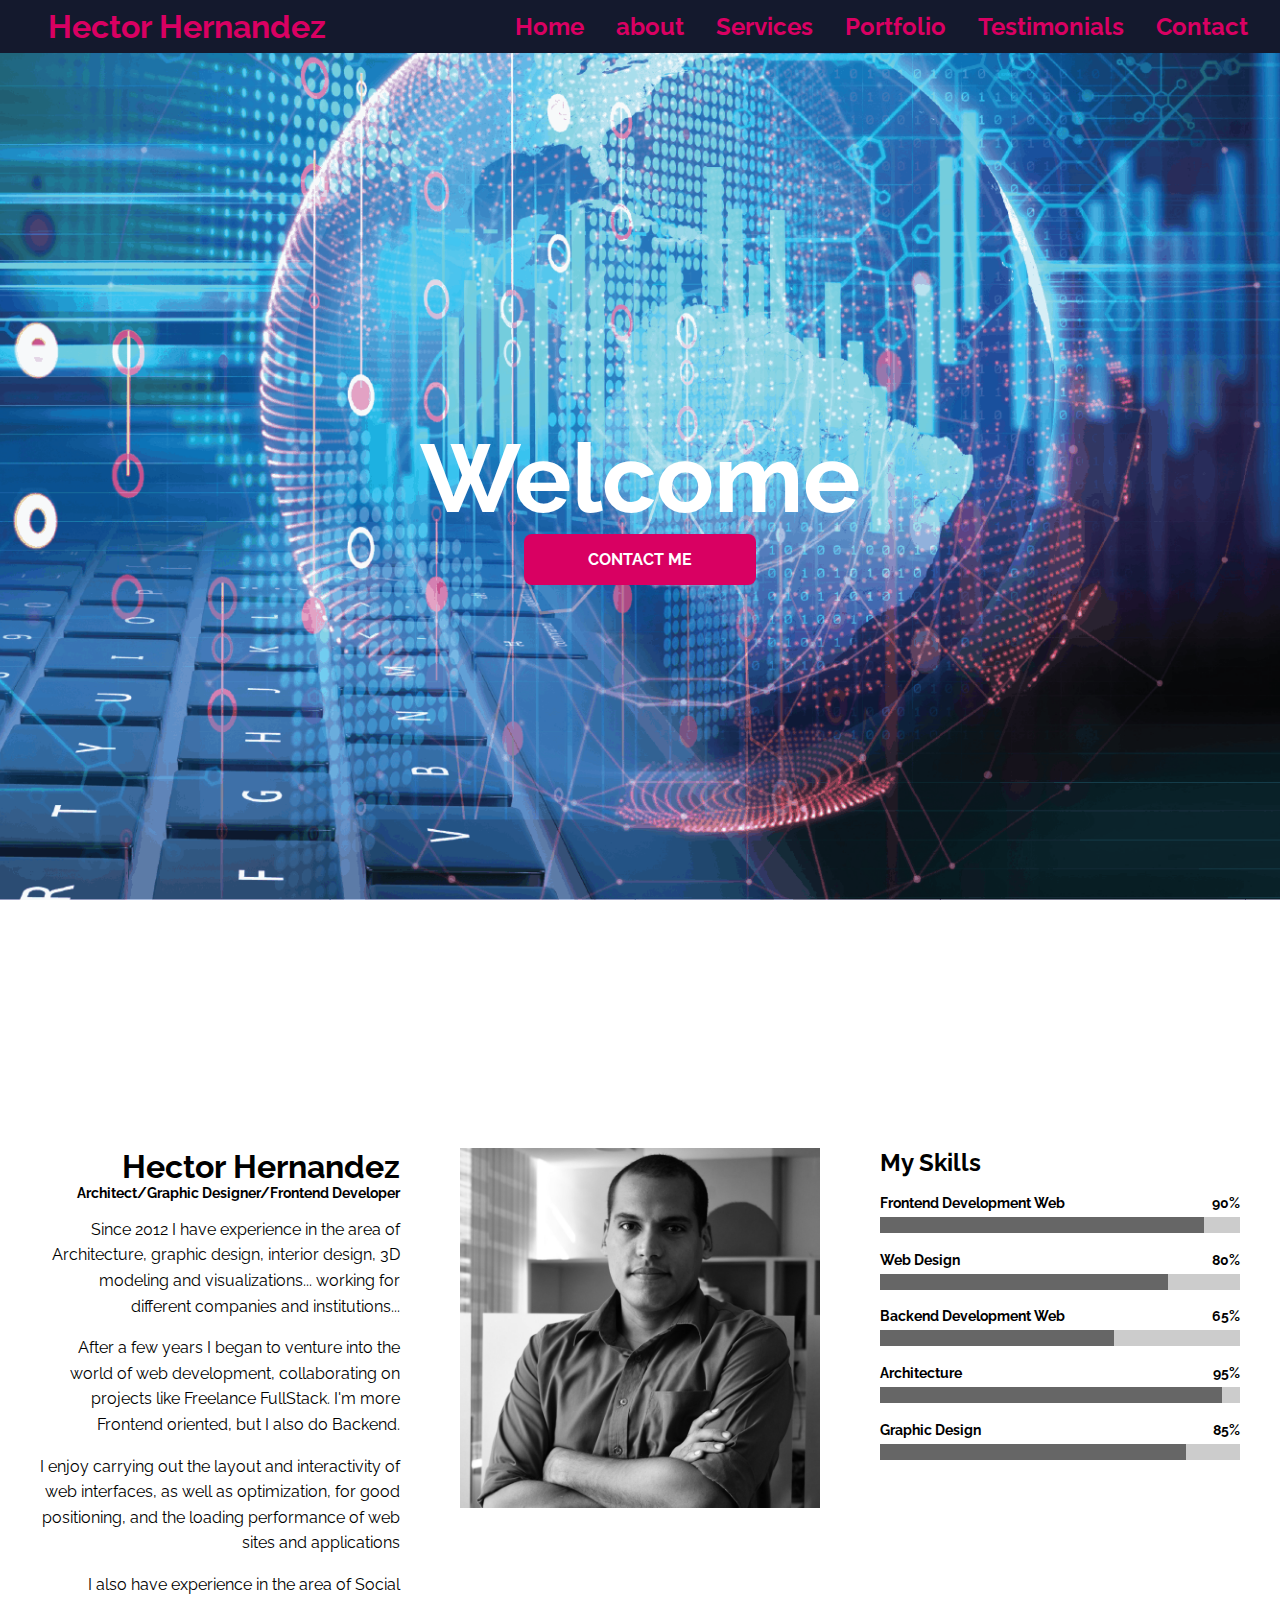
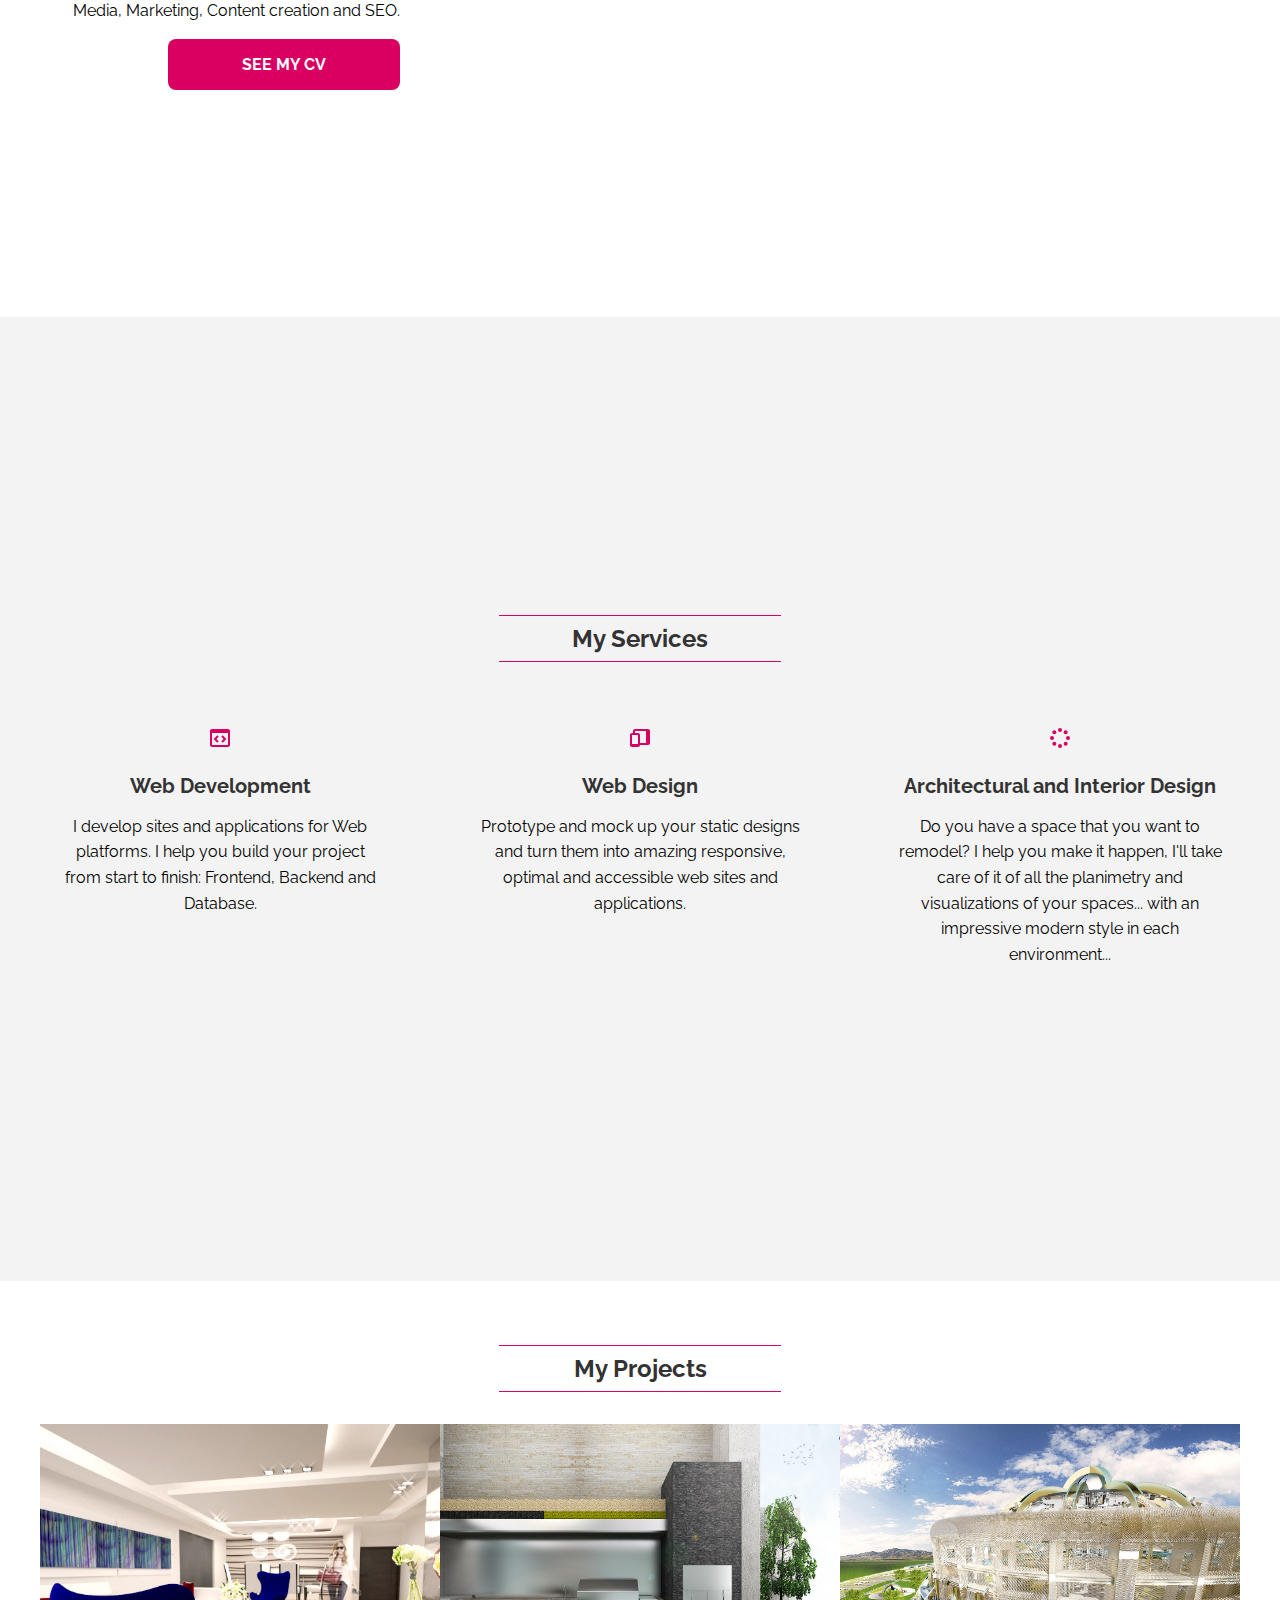
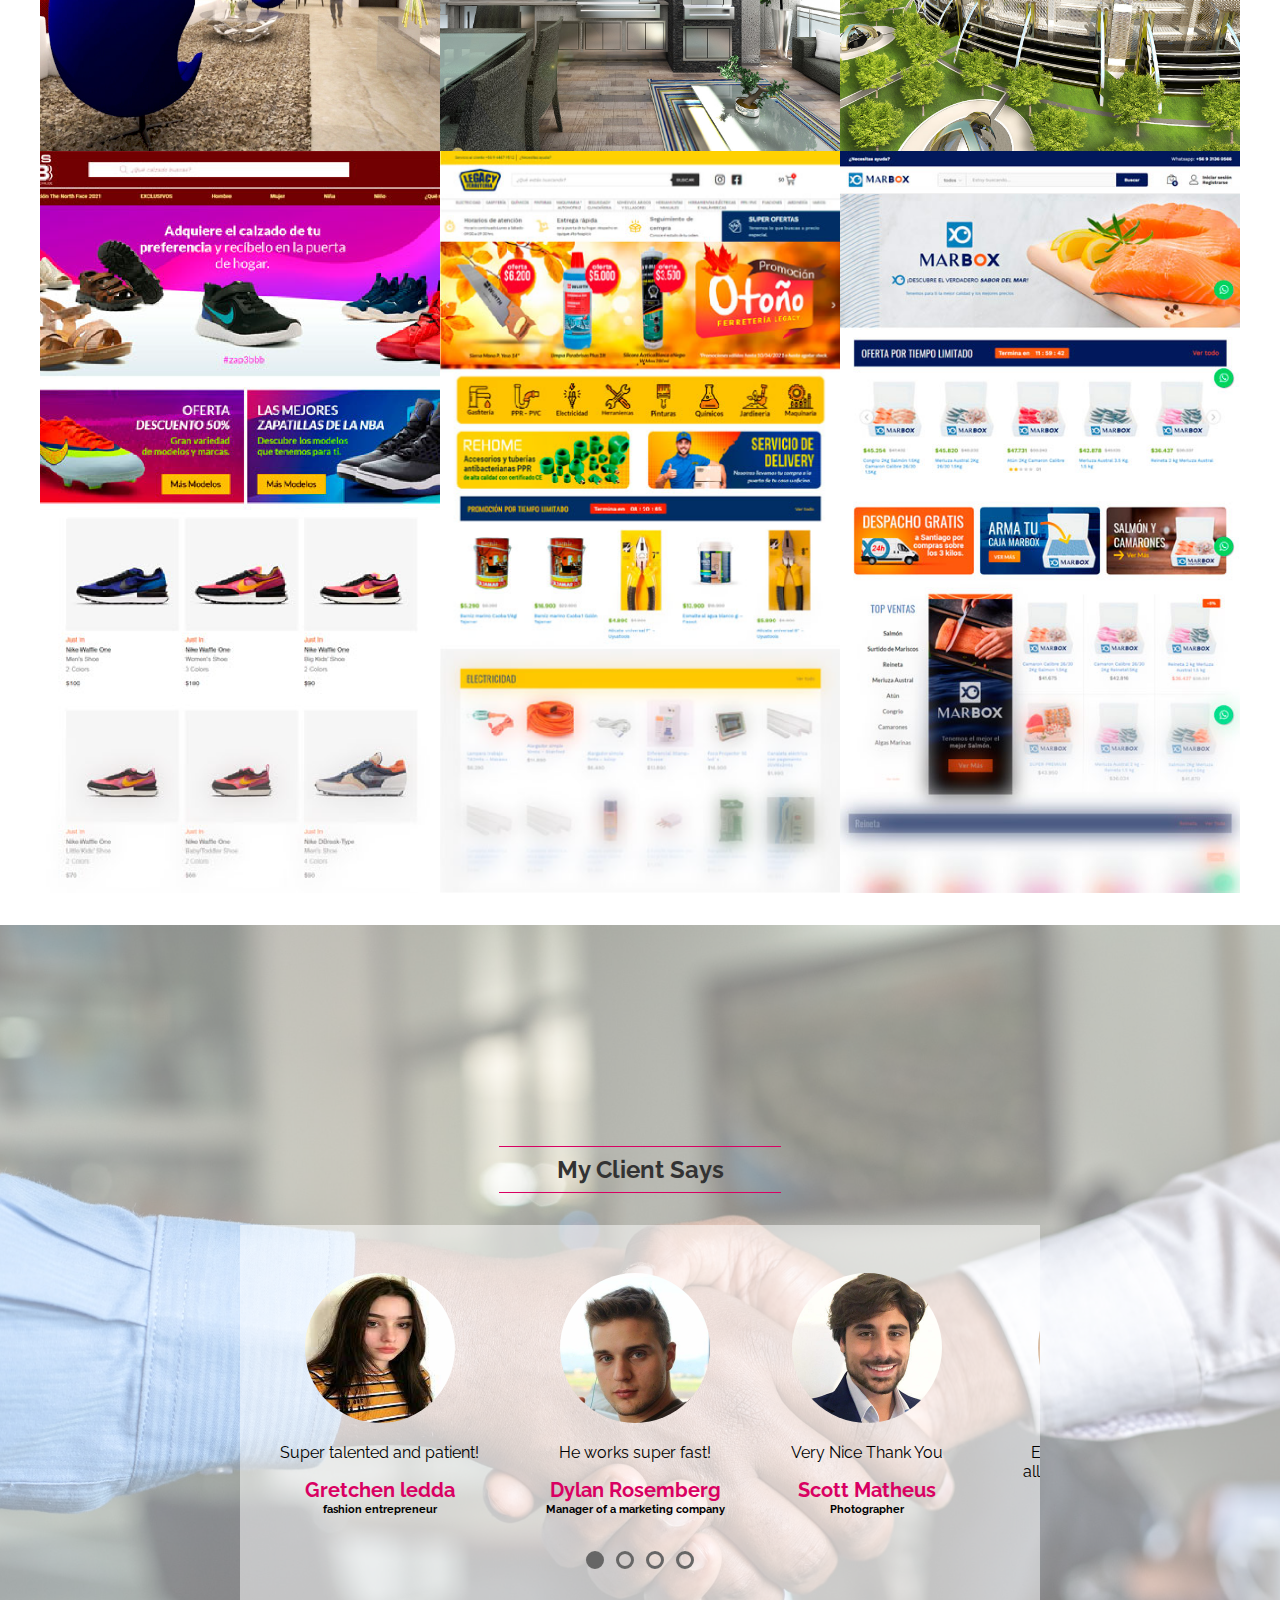
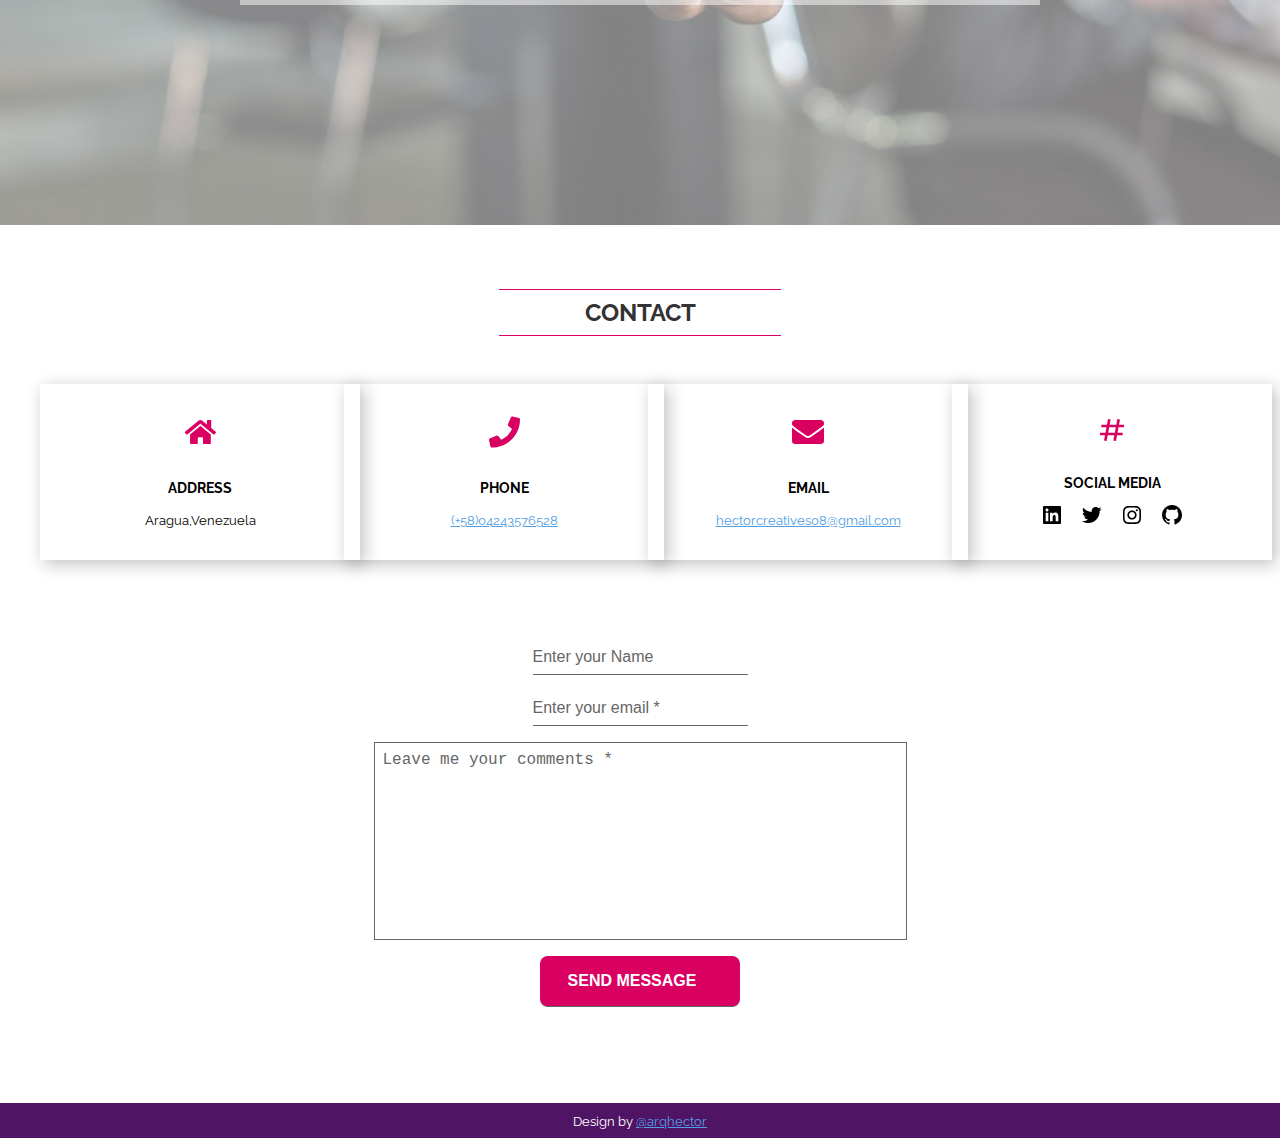
<file: PROYECTO CV/index.html>
<!DOCTYPE html>
<html lang="en">
<head>
    <meta charset="UTF-8">
    <meta http-equiv="X-UA-Compatible" content="IE=edge">
    <meta name="viewport" content="width=device-width, initial-scale=1.0">
    <link href="https://fonts.googleapis.com/css?family=Raleway" rel="stylesheet">
    <title>Document</title>
    <link rel="stylesheet" href= "style.css">
    
    <meta name="description"
    content="Hola bienvenid@ a mi Portafolio Profesional, soy Hector Hernandez, Arquitecto y Frontend Developer">
  <link rel="canonical" href="ruta-absoluta">
  <link rel="favicon" href="ruta-absoluta/assets/favicon.png">
  <link rel="apple-touch-icon"href="ruta-absoluta/assets/favicon.png">
  <meta name="theme-color" content="#d9006">
  <meta name="twitter:card" content="summary">
  <meta property="og:type" content="website">
  <meta property="og:title" name="twitter:title" content="Portafolio CV - Hector Hernandez">
  <meta property="og:description" name="twitter:description"
    content="Hola bienvenid@ a mi Portafolio Profesional, soy Hector Hernandez, Arquitecto y Frontend Developer">
  <meta property="og:image" name="twitter:image"
    content="ruta-absoluta/assets/hero-image-home.jpg">
  <meta property="og:url" name="twitter:url"
    content="ruta-absoluta">
</head>
<body>
    <header class="header">
        <section class="container">
        <div class="logo">
            <a href="index.html">Hector Hernandez</a>
        </div>
        <button class="menu-btn">
            <svg  xmlns="http://www.w3.org/2000/svg" width="24" height="24" viewBox="0 0 24 24">
                <path d="M4 6H20V8H4zM4 11H20V13H4zM4 16H20V18H4z"/></svg>
                <svg class="none"  xmlns="http://www.w3.org/2000/svg" width="24" height="24" viewBox="0 0 24 24">
                <path d="M16.192 6.344L11.949 10.586 7.707 6.344 6.293 7.758 10.535 12 6.293 16.242 7.707 17.656 11.949 13.414 16.192 17.656 17.606 16.242 13.364 12 17.606 7.758z"/></svg>

        </button>
        <nav class="menu">
            <a href="#inicio">Home</a>
            <a href="#acerca">about</a>
            <a href="#servicios">Services</a>
            <a href="#portafolio">Portfolio</a>
            <a href="#testimonios">Testimonials</a>
            <a href="#contacto">Contact</a>

        </nav>
        </section>
    </header>
    <section id="inicio" class="home">
        <article class="hero-image" style="--hero-image:url('assets/home-image-2.png');
        --hero-attachment: fixed">
            <aside class="hero-image-opacity" style="--hero-opacity-color:var(--black-alpha-color);">
             <div class="hero-image-content">
                <h2 class="hero-image-title" style="--hero-text-color:var(--white-color);">
                    Welcome<br>
                    
                </h2>
                <a href="#contacto" class="btn">CONTACT ME</a>
             </div> 

            </aside>
        </article>
    </section>
    <section id="acerca" class="about section container full-lg-screen">
        <article class="text-lg-right">
            <aside class="text-center text-lg-right">
                <h1>Hector Hernandez</h1>
                <h5>Architect/Graphic Designer/Frontend Developer</h5>    
            </aside>
            <p>Since 2012 I have experience in the area of Architecture, graphic design, interior design, 3D modeling and
                visualizations... working for different companies and institutions...</p>
            <p>
                After a few years I began to venture into the world of web development, collaborating on projects
                like Freelance FullStack. I'm more Frontend oriented, but I also do Backend.
            </p>
            <p>
                I enjoy carrying out the layout and interactivity of web interfaces,
                as well as optimization, for good positioning, and the loading performance of web sites and applications
            </p>
            <p>
                I also have experience in the area of Social Media, Marketing, Content creation and SEO.
            </p>
            <div class="text-center text-lg-right">
                <a class="btn" href="https://www.fiverr.com/hahcreatives?up_rollout=true" target="_blank" rel="noopener">SEE MY CV</a>
            </div>
        </article>
        
        <article>
            <img class="gray-scale" src="assets/hector.jpg.jpg" alt="hector hernandez">
        </article>
        
        <article>
            <h2 class="text-center text-lg-left">My Skills</h2>
            <div class="progress">
                <p>
                <b>Frontend Development Web</b>
                <b>90%</b>
                </p>
                <progress value="90" min="0" max="100"></progress>
            </div>
            <div class="progress">
                <p>
                <b>Web Design</b>
                <b>80%</b>
                </p>
                <progress value="80" min="0" max="100"></progress>
            </div>
            <div class="progress">
                <p>
                <b>Backend Development Web</b>
                <b>65%</b>
                </p>
                <progress value="65" min="0" max="100"></progress>
            </div>
            <div class="progress">
                <p>
                <b>Architecture</i></b>
                <b>95%</b>
                </p>
                <progress value="95" min="0" max="100"></progress>
            </div>
            <div class="progress">
                <p>
                <b>Graphic Design</i></b>
                <b>85%</b>
                </p>
                <progress value="85" min="0" max="100"></progress>
            </div>
            
        </article>
    </section>
    <section id="servicios" class="services section bg-gray-light">
        <div class="container full-lg-screen">
            <h2 class="section-title">My Services</h2>
            <article class="service-card">
                <svg xmlns="http://www.w3.org/2000/svg" width="24" height="24" viewBox="0 0 24 24">
                    <path d="M20,3H4C2.897,3,2,3.897,2,5v14c0,1.103,0.897,2,2,2h16c1.103,0,2-0.897,2-2V5C22,3.897,21.103,3,20,3z M4,19V7h16 l0.002,12H4z"/>
                    <path d="M9.293 9.293L5.586 13 9.293 16.707 10.707 15.293 8.414 13 10.707 10.707zM14.707 9.293L13.293 10.707 15.586 13 13.293 15.293 14.707 16.707 18.414 13z"/></svg>   
                    <h3>Web Development</h3>
                    <p>
                        I develop sites and applications for Web platforms.
                        I help you build your project from start to finish: Frontend, Backend and Database.
                    </p>
            </article>
            <article class="service-card">
                <svg xmlns="http://www.w3.org/2000/svg" width="24" height="24" viewBox="0 0 24 24">
                    <path d="M20,3H7C5.897,3,5,3.897,5,5v2H4C2.897,7,2,7.897,2,9v10c0,1.103,0.897,2,2,2h6c1.103,0,2-0.897,2-2h8c1.103,0,2-0.897,2-2 V5C22,3.897,21.103,3,20,3z M6,9h4l-0.003,9H4V9H6z M12,17V9c0-1.103-0.897-2-2-2H7V5h11v12H12z"/></svg>
                    <h3>Web Design</h3>
                    <p>
                        Prototype and mock up your static designs
                        and turn them into amazing responsive, optimal and accessible web sites and applications. 
                    </p>
            </article>
            <article class="service-card">
                <svg xmlns="http://www.w3.org/2000/svg" width="24" height="24" viewBox="0 0 24 24">
                    <circle cx="12" cy="20" r="2"/><circle cx="12" cy="4" r="2"/><circle cx="6.343" cy="17.657" r="2"/><circle cx="17.657" cy="6.343" r="2"/>
                    <circle cx="4" cy="12" r="2.001"/><circle cx="20" cy="12" r="2"/><circle cx="6.343" cy="6.344" r="2"/><circle cx="17.657" cy="17.658" r="2"/></svg>
                    <h3>Architectural and Interior Design</h3>
                    <p>
                        Do you have a space that you want to remodel? I help you make it happen, I'll take care of it
                        of all the planimetry and visualizations of your spaces... with an impressive modern style in each environment...
                    </p>
            </article>
        </div>
    </section>
    <section id="portafolio" class="portfolio section">
    <div class="container">
        <h2 class="section-title">My Projects</h2>
        <a href="#trabajo-1" class="portfolio-card">
            <img src="assets/project-1.jpg" alt="Trabajo 1">
            <aside class="portfolio-card-info">
                <div>
                    <h3>Interior Design</h3>
                    <p>
                        Interior design project in single-family home
                    </p>
                </div>
            </aside>
        </a>
        <a href="#trabajo-2" class="portfolio-card">
            <img src="assets/project-2.jpg" alt="Trabajo 2">
            <aside class="portfolio-card-info">
                <div>
                    <h3>Interior Design</h3>
                    <p>
                        Interior design project in barbecue space
                    </p>
                </div>
            </aside>
        </a>
        <a href="#trabajo-3" class="portfolio-card">
            <img src="assets/project-3.jpg" alt="Trabajo 3">
            <aside class="portfolio-card-info">
                <div>
                    <h3>Architectural</h3>
                    <p>
                        Experimental urban planning project on Mars
                    </p>
                </div>
            </aside>
        </a>
        <a href="#trabajo-4" class="portfolio-card">
            <img src="assets/Web-zapatos-1.png" alt="Trabajo 4">
            <aside class="portfolio-card-info">
                <div>
                    <h3>Web Development</h3>
                    <p>
                        Web design for an online shoe store
                    </p>
                </div>
            </aside>
        </a>
        <a href="#trabajo-5" class="portfolio-card">
            <img src="assets/Web-ferreteria-1.png" alt="Trabajo 5">
            <aside class="portfolio-card-info">
                <div>
                    <h3>Web Development</h3>
                    <p>
                        Web design of an online hardware store
                    </p>
                </div>
            </aside>
        </a>
        <a href="#trabajo-6" class="portfolio-card">
            <img src="assets/web-pescaderia-1.jpg" alt="Trabajo 6">
            <aside class="portfolio-card-info">
                <div>
                    <h3>Web Development</h3>
                    <p>
                        Web design of an online fishmonger
                    </p>
                </div>
            </aside>
        </a>
    </div>
    </section>
    <article class="modal" id="trabajo-1">
        <div class="modal-content">
            <a href="#cerrar" class="modal-close">
                <svg xmlns="http://www.w3.org/2000/svg" width="24" height="24" viewBox="0 0 24 24">
                <path d="M12,2C6.486,2,2,6.486,2,12s4.486,10,10,10s10-4.486,10-10S17.514,2,12,2z M16.207,14.793l-1.414,1.414L12,13.414 l-2.793,2.793l-1.414-1.414L10.586,12L7.793,9.207l1.414-1.414L12,10.586l2.793-2.793l1.414,1.414L13.414,12L16.207,14.793z"/></svg>    
            </a>
            <article class="portfolio-modal">
                <img src="assets/project-1.1.jpg" alt="Trabajo 1">
                <div class="portfolio-info">
                    <h3>INTERIOR DESIGN</h3>
                    <P>Modern kitchen design. transformation of the food preparation space.
                    </P>
                    <aside class="portfolio-details">
                        <small><b>CLIENTE</b></small>
                        <small>Liliana Facciuto</small>
                        <small><b>FECHA</b></small>
                        <small>25/02/2016</small>
                        <small><b>TIPO</b></small>
                        <small>Interior Design</small>
                        <small><b>ENLACE</b></small>
                        <small><a href="https://www.behance.net/gallery/69294151/Interior-Design" target="_blank" rel="noopener">https://www.behance.net<br>/gallery/69294151/Interior-Design</a></small>
                    </aside>
                </div>
            </article>
        </div>
    </article>
    <article class="modal" id="trabajo-2">
        <div class="modal-content">
            <a href="#cerrar" class="modal-close">
                <svg xmlns="http://www.w3.org/2000/svg" width="24" height="24" viewBox="0 0 24 24">
                <path d="M12,2C6.486,2,2,6.486,2,12s4.486,10,10,10s10-4.486,10-10S17.514,2,12,2z M16.207,14.793l-1.414,1.414L12,13.414 l-2.793,2.793l-1.414-1.414L10.586,12L7.793,9.207l1.414-1.414L12,10.586l2.793-2.793l1.414,1.414L13.414,12L16.207,14.793z"/></svg>    
            </a>
            <article class="portfolio-modal">
                <img src="assets/project-2.2.jpg" alt="Trabajo 2">
                <div class="portfolio-info">
                    <h3>AMIN ZADAH PROJECT</h3>
                    <P>Interior design project in barbecue space
                    </P>
                    <aside class="portfolio-details">
                        <small><b>CLIENTE</b></small>
                        <small>Amin Zadah</small>
                        <small><b>FECHA</b></small>
                        <small>15/08/2017</small>
                        <small><b>TIPO</b></small>
                        <small>Interior Design</small>
                        <small><b>ENLACE</b></small>
                        <small><a href="https://www.behance.net/gallery/69294265/Interior-design" target="_blank" rel="noopener">https://www.behance.net<br>/gallery/69294265/Interior-design</a></small>
                    </aside>
                </div>
            </article>
        </div>
    </article>
    <article class="modal" id="trabajo-3">
        <div class="modal-content">
            <a href="#cerrar" class="modal-close">
                <svg xmlns="http://www.w3.org/2000/svg" width="24" height="24" viewBox="0 0 24 24">
                <path d="M12,2C6.486,2,2,6.486,2,12s4.486,10,10,10s10-4.486,10-10S17.514,2,12,2z M16.207,14.793l-1.414,1.414L12,13.414 l-2.793,2.793l-1.414-1.414L10.586,12L7.793,9.207l1.414-1.414L12,10.586l2.793-2.793l1.414,1.414L13.414,12L16.207,14.793z"/></svg>    
            </a>
            <article class="portfolio-modal">
                <img src="assets/project-3.3.jpg" alt="Trabajo 3">
                <div class="portfolio-info">
                    <h3>Mars Experimental</h3>
                    <P>Experimental urban planning project on Mars
                    </P>
                    <aside class="portfolio-details">
                        <small><b>CLIENTE</b></small>
                        <small>Nasa</small>
                        <small><b>FECHA</b></small>
                        <small>28/10/2015</small>
                        <small><b>TIPO</b></small>
                        <small>Architectural</small>
                        <small><b>ENLACE</b></small>
                        <small><a href="https://www.behance.net/gallery/69294347/Exterior-design" target="_blank" rel="noopener">https://www.behance.net<br>/gallery/69294347/Exterior-design</a></small>
                    </aside>
                </div>
            </article>
        </div>
    </article>
    <article class="modal" id="trabajo-4">
        <div class="modal-content">
            <a href="#cerrar" class="modal-close">
                <svg xmlns="http://www.w3.org/2000/svg" width="24" height="24" viewBox="0 0 24 24">
                <path d="M12,2C6.486,2,2,6.486,2,12s4.486,10,10,10s10-4.486,10-10S17.514,2,12,2z M16.207,14.793l-1.414,1.414L12,13.414 l-2.793,2.793l-1.414-1.414L10.586,12L7.793,9.207l1.414-1.414L12,10.586l2.793-2.793l1.414,1.414L13.414,12L16.207,14.793z"/></svg>    
            </a>
            <article class="portfolio-modal">
                <img src="assets/Web-zapatos-1.1.png" alt="Trabajo 4">
                <div class="portfolio-info">
                    <h3>Web Zap3B</h3>
                    <P>Web design for an online shoes store</P>
                    
                    <aside class="portfolio-details">
                        <small><b>CLIENTE</b></small>
                        <small>Zap3B</small>
                        <small><b>FECHA</b></small>
                        <small>18/02/2020</small>
                        <small><b>TIPO</b></small>
                        <small>Web Development</small>
                        <small><b>ENLACE</b></small>
                        <small><a href="https://zap3bbb.cl/" target="_blank" rel="noopener">https://zap3bbb.cl/</a></small>
                    </aside>
                </div>
            </article>
        </div>
    </article>
    <article class="modal" id="trabajo-5">
        <div class="modal-content">
            <a href="#cerrar" class="modal-close">
                <svg xmlns="http://www.w3.org/2000/svg" width="24" height="24" viewBox="0 0 24 24">
                <path d="M12,2C6.486,2,2,6.486,2,12s4.486,10,10,10s10-4.486,10-10S17.514,2,12,2z M16.207,14.793l-1.414,1.414L12,13.414 l-2.793,2.793l-1.414-1.414L10.586,12L7.793,9.207l1.414-1.414L12,10.586l2.793-2.793l1.414,1.414L13.414,12L16.207,14.793z"/></svg>    
            </a>
            <article class="portfolio-modal">
                <img src="assets/Web-ferreteria-1.1.png" alt="Trabajo 5">
                <div class="portfolio-info">
                    <h3>Web Legacy</h3>
                    <P>Web design of an online hardware store.
                    </P>
                    <aside class="portfolio-details">
                        <small><b>CLIENTE</b></small>
                        <small>Legacy</small>
                        <small><b>FECHA</b></small>
                        <small>21/04/2020</small>
                        <small><b>TIPO</b></small>
                        <small>Web Development</small>
                        <small><b>ENLACE</b></small>
                        <small><a href="https://ferreterialegacy.cl/" target="_blank" rel="noopener">https://ferreterialegacy.cl/</a></small>
                    </aside>
                </div>
            </article>
        </div>
    </article>
    <article class="modal" id="trabajo-6">
        <div class="modal-content">
            <a href="#cerrar" class="modal-close">
                <svg xmlns="http://www.w3.org/2000/svg" width="24" height="24" viewBox="0 0 24 24">
                <path d="M12,2C6.486,2,2,6.486,2,12s4.486,10,10,10s10-4.486,10-10S17.514,2,12,2z M16.207,14.793l-1.414,1.414L12,13.414 l-2.793,2.793l-1.414-1.414L10.586,12L7.793,9.207l1.414-1.414L12,10.586l2.793-2.793l1.414,1.414L13.414,12L16.207,14.793z"/></svg>    
            </a>
            <article class="portfolio-modal">
                <img src="assets/web-pescaderia-1.1.jpg" alt="Trabajo 6">
                <div class="portfolio-info">
                    <h3>PROJECT NAME 6</h3>
                    <P>Web design of an online fishmonger
                    </P>
                    <aside class="portfolio-details">
                        <small><b>CLIENT</b></small>
                        <small>Marbox</small>
                        <small><b>Date</b></small>
                        <small>12/11/2021</small>
                        <small><b>TIPO</b></small>
                        <small>Web Development</small>
                        <small><b>ENLACE</b></small>
                        <small><a href="https://marboxchile.cl/" target="_blank" rel="noopener">https://marboxchile.cl/</a></small>
                    </aside>
                </div>
            </article>
        </div>
    </article>
    
    <section id="testimonios" class="testimonials">
        <article class="hero-image" style="--hero-image:url('assets/hero-image-customers.jpg');
        --hero-attachment: scroll">
            <aside class="hero-image-opacity" style="--hero-opacity-color:var(--white-alpha-color);">
             <div class="hero-image-content">
              <div class="container">
                  <h2 class="section-title">My Client Says</h2>
                  <article class="carousel" style="--carousel-bg-color: var(--white-alpha-color);">
                    <input type="radio" name="slides" id="slide-1" checked>
                    <input type="radio" name="slides" id="slide-2">
                    <input type="radio" name="slides" id="slide-3">
                    <input type="radio" name="slides" id="slide-4">
                    <input type="radio" name="slides" id="slide-2">
                    <input type="radio" name="slides" id="slide-3">
                    <input type="radio" name="slides" id="slide-4">                   
                    <ul class="slides">
                        <li class="slide">
                            <img class="avatar" src="assets/cliente-mujer-1.jpg" alt="Cliente 1">
                            <blockquote>Super talented and patient!</blockquote>
                                <h3 class="text-first-color">Gretchen ledda</h3>
                                <H6>fashion entrepreneur</H6>
                        </li>
                        <li class="slide">
                            <img class="avatar" src="assets/cliente-chico-2.jpg" alt="Cliente 2">
                            <blockquote>He works super fast!</blockquote>
                                <h3 class="text-first-color">Dylan Rosemberg</h3>
                                
                                <H6>Manager of a marketing company</H6>
                        </li>
                        <li class="slide">
                            <img class="avatar" src="assets/cliente-chico-3.jpg" alt="Cliente 3">
                            <blockquote>Very Nice Thank You</blockquote>
                                <h3 class="text-first-color">Scott Matheus</h3>
                                <H6>Photographer</H6>
                        </li>
                        <li class="slide">
                            <img class="avatar" src="assets/cliente-chico-1.jpg" alt="Cliente 4">
                            <blockquote>Excellent professional. <BR>
                                all fluid and very cordial.</blockquote>
                                <h3 class="text-first-color">Frank Bowell</h3>
                                <H6>Entrepreneur</H6>
                        </li>
                        <li class="slide">
                            <img class="avatar" src="assets/cliente-5.jpg" alt="Cliente 5">
                            <blockquote>Very nice, Excellent professional <BR>
                                and very good Service
                                </blockquote>
                                <h3 class="text-first-color">Jhoanna Martinez</h3>
                                <H6>Entrepreneur</H6>
                        </li>
                        <li class="slide">
                            <img class="avatar" src="assets/cliente-6.jpg" alt="Cliente 6">
                            <blockquote>Thank you  <BR>
                               for your services, is a perfect</blockquote>
                                <h3 class="text-first-color">Sofia Staniz</h3>
                                <H6>Entrepreneur</H6>
                        </li>
                        <li class="slide">
                            <img class="avatar" src="assets/cliente-7.jpeg" alt="Cliente 7">
                            <blockquote>Perfect service <BR>
                                I feel happy</blockquote>
                                <h3 class="text-first-color">Jessica Softel</h3>
                                <H6>Entrepreneur and designer</H6>
                        </li>
                        <li class="slide">
                            <img class="avatar" src="assets/cliente-8.jpg" alt="Cliente 8">
                            <blockquote>Excellent great service <BR>
                                all very fast and fluid</blockquote>
                                <h3 class="text-first-color">Susan smith</h3>
                                <H6>Entrepreneur</H6>
                        </li>
                        <li class="slide">
                            <img class="avatar" src="assets/cliente-9.jpg" alt="Cliente 9">
                            <blockquote>Is very nice Profesional <BR>
                                boost my business</blockquote>
                                <h3 class="text-first-color">Erika Corbal</h3>
                                <H6>Lawyer</H6>
                        </li>
                        <li class="slide">
                            <img class="avatar" src="assets/cliente-10.jpg" alt="Cliente 10">
                            <blockquote>Is so good <BR>
                                Just what I needed</blockquote>
                                <h3 class="text-first-color">Rebecca Corzal</h3>
                                <H6>Project Manager</H6>
                        </li>
                        <li class="slide">
                            <img class="avatar" src="assets/cliente-11.jpg.crdownload" alt="Cliente 11">
                            <blockquote>Excellent and great <BR>
                                perfect service.</blockquote>
                                <h3 class="text-first-color">George War</h3>
                                <H6>Civil Engineer</H6>
                        </li>
                        <li class="slide">
                            <img class="avatar" src="assets/cliente-12.jpg" alt="Cliente 12">
                            <blockquote>Very nice <BR>
                                very cordial.</blockquote>
                                <h3 class="text-first-color">Alex Stone</h3>
                                <H6>Entrepreneur</H6>
                        </li>
                    </ul>
                    <aside class="slides-nav">
                        <label for="slide-1" id="dot-1"></label>
                        <label for="slide-2" id="dot-2"></label>
                        <label for="slide-3" id="dot-3"></label>
                        <label for="slide-4" id="dot-4"></label>
                        </aside>
                  </article>
              </div>  
             </div> 
            </aside>
        </article>
    </section>
    <section id="contacto" class="contact section">
        <div class="container">
            <h2 class="section-title">CONTACT</h2>
            <article class="contact-cards">
                <aside class="contact-card box-shadow-1">
                    <svg width="37" height="28" viewBox="0 0 37 28" fill="none" xmlns="http://www.w3.org/2000/svg">
                        <path d="M18.5 7.3125L7 16.8125V27C7 27.5625 7.4375 28 8 28H15C15.5 28 15.9375 27.5625 15.9375 27V21C15.9375 20.5 16.4375 20 16.9375 20H20.9375C21.5 20 21.9375 20.5 21.9375 21V27C21.9375 27.5625 22.4375 28 22.9375 28H30C30.5 28 31 27.5625 31 27V16.75L19.4375 7.3125C19.3125 7.1875 19.125 7.125 19 7.125C18.8125 7.125 18.625 7.1875 18.5 7.3125ZM36.6875 13.75L31.5 9.4375V0.8125C31.5 0.375 31.125 0.0625 30.75 0.0625H27.25C26.8125 0.0625 26.5 0.375 26.5 0.8125V5.3125L20.875 0.6875C20.375 0.3125 19.6875 0.0625 19 0.0625C18.25 0.0625 17.5625 0.3125 17.0625 0.6875L1.25 13.75C1.0625 13.875 0.9375 14.125 0.9375 14.3125C0.9375 14.5 1.0625 14.6875 1.125 14.8125L2.75 16.75C2.875 16.9375 3.0625 17 3.3125 17C3.5 17 3.6875 16.9375 3.8125 16.8125L18.5 4.75C18.625 4.625 18.8125 4.5625 19 4.5625C19.125 4.5625 19.3125 4.625 19.4375 4.75L34.125 16.8125C34.25 16.9375 34.4375 17 34.625 17C34.875 17 35.0625 16.9375 35.1875 16.75L36.8125 14.8125C36.9375 14.6875 37 14.5 37 14.3125C37 14.125 36.875 13.875 36.6875 13.75Z" fill="#D90062"/>
                        </svg>
                        <h5>ADDRESS</h5>
                        <small>Aragua,Venezuela</small>                        
                </aside>
                <aside class="contact-card box-shadow-1">
                    <svg width="33" height="32" viewBox="0 0 33 32" fill="none" xmlns="http://www.w3.org/2000/svg">
                        <path d="M31.8125 1.5625L25.3125 0.0625C24.625 -0.125 23.875 0.25 23.5625 0.9375L20.5625 7.9375C20.3125 8.5625 20.5 9.25 21 9.6875L24.8125 12.8125C22.5625 17.5625 18.625 21.5625 13.75 23.875L10.625 20.0625C10.1875 19.5625 9.5 19.375 8.875 19.625L1.875 22.625C1.1875 22.9375 0.875 23.6875 1 24.375L2.5 30.875C2.6875 31.5625 3.25 32 4 32C20 32 33 19.0625 33 3C33 2.3125 32.5 1.75 31.8125 1.5625Z" fill="#D90062"/>
                        </svg>
                        <h5>PHONE</h5>
                        <small><a href="tel:04243576528">(+58)04243576528</a></small>                        
                </aside>
                <aside class="contact-card box-shadow-1">
                    <svg width="32" height="24" viewBox="0 0 32 24" fill="none" xmlns="http://www.w3.org/2000/svg">
                        <path d="M31.375 7.9375C29.9375 9.0625 28.125 10.4375 21.75 15.0625C20.5 16 18.1875 18.0625 16 18.0625C13.75 18.0625 11.5 16 10.1875 15.0625C3.8125 10.4375 2 9.0625 0.5625 7.9375C0.3125 7.75 0 7.9375 0 8.25V21C0 22.6875 1.3125 24 3 24H29C30.625 24 32 22.6875 32 21V8.25C32 7.9375 31.625 7.75 31.375 7.9375ZM16 16C17.4375 16.0625 19.5 14.1875 20.5625 13.4375C28.875 7.4375 29.5 6.875 31.375 5.375C31.75 5.125 32 4.6875 32 4.1875V3C32 1.375 30.625 0 29 0H3C1.3125 0 0 1.375 0 3V4.1875C0 4.6875 0.1875 5.125 0.5625 5.375C2.4375 6.875 3.0625 7.4375 11.375 13.4375C12.4375 14.1875 14.5 16.0625 16 16Z" fill="#D90062"/>
                        </svg>
                        <h5>EMAIL</h5>
                        <small><a href="mailto:hectorcreatives08@gmail.com">hectorcreatives08@gmail.com</a></small>                        
                </aside>
                <aside class="contact-card box-shadow-1">
                    <svg xmlns="http://www.w3.org/2000/svg" width="24" height="24" viewBox="0 0 24 24"><path d="M16.018,3.815L15.232,8h-4.966l0.716-3.815L9.018,3.815L8.232,8H4v2h3.857l-0.751,4H3v2h3.731l-0.714,3.805l1.965,0.369 L8.766,16h4.966l-0.714,3.805l1.965,0.369L15.766,16H20v-2h-3.859l0.751-4H21V8h-3.733l0.716-3.815L16.018,3.815z M14.106,14H9.141 l0.751-4h4.966L14.106,14z"/></svg>
                        <h5>SOCIAL MEDIA</h5>
                        <small class="social-media">
                            <a href="https://www.linkedin.com/in/hector-hernandez-bb950322a/" target="_blank" rel="noopener">
                                <svg xmlns="http://www.w3.org/2000/svg" width="24" height="24" viewBox="0 0 24 24">
                                    <path d="M20,3H4C3.447,3,3,3.448,3,4v16c0,0.552,0.447,1,1,1h16c0.553,0,1-0.448,1-1V4C21,3.448,20.553,3,20,3z M8.339,18.337H5.667	v-8.59h2.672V18.337z M7.003,8.574c-0.856,0-1.548-0.694-1.548-1.548s0.691-1.548,1.548-1.548c0.854,0,1.548,0.693,1.548,1.548	S7.857,8.574,7.003,8.574z M18.338,18.337h-2.669V14.16c0-0.996-0.018-2.277-1.388-2.277c-1.39,0-1.601,1.086-1.601,2.207v4.248	h-2.667v-8.59h2.56v1.174h0.037c0.355-0.675,1.227-1.387,2.524-1.387c2.704,0,3.203,1.778,3.203,4.092V18.337z"/></svg>
                            </a>
                            <a href="https://twitter.com/hectorcreative8" target="_blank" rel="noopener">
                                <svg xmlns="http://www.w3.org/2000/svg" width="24" height="24" viewBox="0 0 24 24"><path d="M19.633,7.997c0.013,0.175,0.013,0.349,0.013,0.523c0,5.325-4.053,11.461-11.46,11.461c-2.282,0-4.402-0.661-6.186-1.809	c0.324,0.037,0.636,0.05,0.973,0.05c1.883,0,3.616-0.636,5.001-1.721c-1.771-0.037-3.255-1.197-3.767-2.793	c0.249,0.037,0.499,0.062,0.761,0.062c0.361,0,0.724-0.05,1.061-0.137c-1.847-0.374-3.23-1.995-3.23-3.953v-0.05	c0.537,0.299,1.16,0.486,1.82,0.511C3.534,9.419,2.823,8.184,2.823,6.787c0-0.748,0.199-1.434,0.548-2.032	c1.983,2.443,4.964,4.04,8.306,4.215c-0.062-0.3-0.1-0.611-0.1-0.923c0-2.22,1.796-4.028,4.028-4.028	c1.16,0,2.207,0.486,2.943,1.272c0.91-0.175,1.782-0.512,2.556-0.973c-0.299,0.935-0.936,1.721-1.771,2.22	c0.811-0.088,1.597-0.312,2.319-0.624C21.104,6.712,20.419,7.423,19.633,7.997z"/></svg>
                            </a> 
                            <a href="https://www.instagram.com/arqhector08/?hl=es-la" target="_blank" rel="noopener">
                                <svg xmlns="http://www.w3.org/2000/svg" width="24" height="24" viewBox="0 0 24 24"><path d="M11.999,7.377c-2.554,0-4.623,2.07-4.623,4.623c0,2.554,2.069,4.624,4.623,4.624c2.552,0,4.623-2.07,4.623-4.624	C16.622,9.447,14.551,7.377,11.999,7.377L11.999,7.377z M11.999,15.004c-1.659,0-3.004-1.345-3.004-3.003	c0-1.659,1.345-3.003,3.004-3.003s3.002,1.344,3.002,3.003C15.001,13.659,13.658,15.004,11.999,15.004L11.999,15.004z"/><circle cx="16.806" cy="7.207" r="1.078"/>
                                    <path d="M20.533,6.111c-0.469-1.209-1.424-2.165-2.633-2.632c-0.699-0.263-1.438-0.404-2.186-0.42	c-0.963-0.042-1.268-0.054-3.71-0.054s-2.755,0-3.71,0.054C7.548,3.074,6.809,3.215,6.11,3.479C4.9,3.946,3.945,4.902,3.477,6.111	c-0.263,0.7-0.404,1.438-0.419,2.186c-0.043,0.962-0.056,1.267-0.056,3.71c0,2.442,0,2.753,0.056,3.71	c0.015,0.748,0.156,1.486,0.419,2.187c0.469,1.208,1.424,2.164,2.634,2.632c0.696,0.272,1.435,0.426,2.185,0.45	c0.963,0.042,1.268,0.055,3.71,0.055s2.755,0,3.71-0.055c0.747-0.015,1.486-0.157,2.186-0.419c1.209-0.469,2.164-1.424,2.633-2.633	c0.263-0.7,0.404-1.438,0.419-2.186c0.043-0.962,0.056-1.267,0.056-3.71s0-2.753-0.056-3.71C20.941,7.57,20.801,6.819,20.533,6.111z M19.315,15.643c-0.007,0.576-0.111,1.147-0.311,1.688c-0.305,0.787-0.926,1.409-1.712,1.711c-0.535,0.199-1.099,0.303-1.67,0.311	c-0.95,0.044-1.218,0.055-3.654,0.055c-2.438,0-2.687,0-3.655-0.055c-0.569-0.007-1.135-0.112-1.669-0.311	c-0.789-0.301-1.414-0.923-1.719-1.711c-0.196-0.534-0.302-1.099-0.311-1.669c-0.043-0.95-0.053-1.218-0.053-3.654	c0-2.437,0-2.686,0.053-3.655c0.007-0.576,0.111-1.146,0.311-1.687c0.305-0.789,0.93-1.41,1.719-1.712	c0.534-0.198,1.1-0.303,1.669-0.311c0.951-0.043,1.218-0.055,3.655-0.055c2.437,0,2.687,0,3.654,0.055	c0.571,0.007,1.135,0.112,1.67,0.311c0.786,0.303,1.407,0.925,1.712,1.712c0.196,0.534,0.302,1.099,0.311,1.669	c0.043,0.951,0.054,1.218,0.054,3.655c0,2.436,0,2.698-0.043,3.654H19.315z"/></svg>
                            </a>
                            <a href="https://github.com/arquidev8" target="_blank" rel="noopener">
                                <svg xmlns="http://www.w3.org/2000/svg" width="24" height="24" viewBox="0 0 24 24">
                                    <path fill-rule="evenodd" clip-rule="evenodd" d="M12.026,2c-5.509,0-9.974,4.465-9.974,9.974c0,4.406,2.857,8.145,6.821,9.465	c0.499,0.09,0.679-0.217,0.679-0.481c0-0.237-0.008-0.865-0.011-1.696c-2.775,0.602-3.361-1.338-3.361-1.338	c-0.452-1.152-1.107-1.459-1.107-1.459c-0.905-0.619,0.069-0.605,0.069-0.605c1.002,0.07,1.527,1.028,1.527,1.028	c0.89,1.524,2.336,1.084,2.902,0.829c0.091-0.645,0.351-1.085,0.635-1.334c-2.214-0.251-4.542-1.107-4.542-4.93	c0-1.087,0.389-1.979,1.024-2.675c-0.101-0.253-0.446-1.268,0.099-2.64c0,0,0.837-0.269,2.742,1.021	c0.798-0.221,1.649-0.332,2.496-0.336c0.849,0.004,1.701,0.115,2.496,0.336c1.906-1.291,2.742-1.021,2.742-1.021	c0.545,1.372,0.203,2.387,0.099,2.64c0.64,0.696,1.024,1.587,1.024,2.675c0,3.833-2.33,4.675-4.552,4.922	c0.355,0.308,0.675,0.916,0.675,1.846c0,1.334-0.012,2.41-0.012,2.737c0,0.267,0.178,0.577,0.687,0.479	C19.146,20.115,22,16.379,22,11.974C22,6.465,17.535,2,12.026,2z"/></svg>
                            </a>
                        </small>                        
                </aside>
            </article>
            <form class="contact-form">
                <input type="text" name="name" placeholder="Enter your Name" title="Name only accepts letters and blank spaces" 
                pattern="^[A-Za-zÑñÁáÉéÍíÓóÚúÜü\s]+$" required>
                <input type="email" name="email" placeholder="Enter your email *" title="Wrong email"
                pattern="^[a-z0-9]+(\.[_a-z0-9]+)*@[a-z0-9-]+(\.[a-z0-9-]+)*(\.[a-z]{2,15})$" required>
                <textarea name="comments" cols="50" rows="10" placeholder="Leave me your comments *" required></textarea>
                <div class="contact-form-loader text-center none">
                    <img src="assets/loader.svg" alt="Sending..">
                </div>
                <input class="btn" type="submit" value="SEND MESSAGE">
            </form>
            <article id="gracias" class="modal">
                <div class="modal-content">
                    <article class="contact form response">
                        <h3>
                            Thank You
                            <br>
                            For you comments
                        </h3>
                        <svg xmlns="http://www.w3.org/2000/svg" width="24" height="24" viewBox="0 0 24 24">
                            <path d="M12,18c4,0,5-4,5-4H7C7,14,8,18,12,18z"/><path d="M12,2C6.486,2,2,6.486,2,12c0,5.514,4.486,10,10,10s10-4.486,10-10C22,6.486,17.514,2,12,2z M12,20c-4.411,0-8-3.589-8-8 s3.589-8,8-8s8,3.589,8,8S16.411,20,12,20z"/><path d="M13 12l2 .012C15.012 11.55 15.194 11 16 11s.988.55 1 1h2c0-1.206-.799-3-3-3S13 10.794 13 12zM8 11c.806 0 .988.55 1 1h2c0-1.206-.799-3-3-3s-3 1.794-3 3l2 .012C7.012 11.55 7.194 11 8 11z"/></svg>
                    </article>
                </div>
            </article>
        </div>
    </section>
    <footer class="footer">
         <small> Design by <a href="https://github.com/arquidev8/arqhector.github.io" target="_blank">@arqhector</a></small>   
    </footer>
    
    <script src="script.js"></script>

</body>
</html>
</file>
<file: portfolio-cv/style.css>
/*************custom properties ***********/
:root{
    --first-color: #5a8b63;
    --first-alpha-color: #6ab273;
    --second-color: #14192d;
    --second-alpha-color: rgba(20,25,45,0.75);
    --third-color: #501464;
    --third-alpha-color: rgba(80,20,100,0.75);
    --white-color: #fff;
    --gray-light-color: #f3f3f3;
    --gray-color: #ccc;
    --gray-dark-color:#666;
    --black-color: #000;
    --link-color: #509ee3;
    --title-color: #333;
    --text-color: #222;
    --white-alpha-color: rgba(255,255,255,0.5);
    --black-alpha-color: rgba(0,0,0,0.5)
    --font-family: "Raleway", sans-serif;
    --max-width: 1200px;
    --header-height: 6rem;
}






/************Reset ***********/
html{
    box-sizing: border-box;
    font-family: raleway;
    font-size: 16px;
    scroll-behavior: smooth;

}

::after,
::before{
    box-sizing: inherit;
}

body {
    margin: 0;
    overflow-x: hidden;

}

a{
    color: var(--link-color);
    transition: all 0.5s ease-out;
}

a:hover{
    opacity: 0.75;
}

h1{
    margin: 0;
    font-size: 2rem;

}

h2{
    margin: 0;
    font-size: 1.5rem;
    
}

h3{
    margin: 0;
    font-size: 1.25rem;
    
}

h4{
    margin: 0;
    font-size: 1rem;
    
}

h5{
    margin: 0;
    font-size: 0.85rem;
    
}

h6{
    margin: 0;
    font-size: 0.7rem;
    
}

img{
    max-width: 100%;
    height: auto;
}


p{

    line-height: 1.6;
}







/*********Components*******/




/*********carousel******/

@keyframes carousel-slide {
    0%{
        transform: translateX(0%);

    }

    25%{
        transform: translateX(-25%);
        
    }

    50%{
        transform: translateX(-50%);
        
    }

    75%{
        transform: translateX(-75%);
        
    }
}

.carousel {
    margin: 2rem auto;
    padding: 2rem 0;
    max-width: 800px;
    text-align: center;
    overflow-x: hidden;
    background-color: var(--carousel-bg-color);
}

.carousel .slides{
    padding-left: 0%;
    width: 400%;
    display: flex;
    list-style: none;
    transition: transform .5s ease-in-out;
    animation: carousel-slide 12s ease-in-out 3s;

}

.carousel input{
    display: none;
}

.carousel label{
    border: medium solid var(--gray-dark-color);
    border-radius: 50%;
    margin: 0 .25rem;
    display: inline-block;
    width: .75rem;
    height: .75rem;
    cursor: pointer;

}

#slide-1:checked ~ .slides{
    transform: translateX(0%);
} 
#slide-2:checked ~ .slides{
    transform: translateX(-25%);
} 

#slide-3:checked ~ .slides{
    transform: translateX(-50%);
} 

#slide-4:checked ~ .slides{
    transform: translateX(-75%);
} 

#slide-1:checked ~ .slides-nav label#dot-1,
#slide-2:checked ~ .slides-nav label#dot-2,
#slide-3:checked ~ .slides-nav label#dot-3,
#slide-4:checked ~ .slides-nav label#dot-4 {
    background-color: var(--gray-dark-color);
}


/*********contact-form******/


.contact-form{
    margin: 2rem auto;
    padding: 1rem;
    max-width: 800%;
}

.contact-form > *{
    padding: 0.5rem;
    margin: 1rem auto;
    display: block;
    max-width: 100%;
}

.contact-form input
.contact-form textarea{
    font-size: 0.85rem;
    font-family: var(--font)
}

.contact-form input
{
    border: 0;
    border-bottom: thin solid var(--gray-dark-color);
    padding-left: 0;

}

.contact-form textarea{
    border: thin solid var(--gray-dark-color);
    resize: none;
}

.contact-form input[type="submit"]{
    margin-top: 0;
    cursor: pointer;
    transition: all 0.5s ease-out;
    text-align: center;
    display: flex;
    
}
.contact-form .btn {
    text-align: center;
    margin-top: 0;
    cursor: pointer;
    transition: all 0.5s ease-out;
    text-align: center; 
    justify-content: center; 
}

.contact-form input[type="submit"]:hover{
    opacity: 0.75;
    
}

.contact-form *::placeholder {
    color: var(--gray-dark-color);
}

.contact-form-response {
    padding: 5rem;
    width: 400px;
    text-align: center;
    background-color: var(--white-color);
}

.contact-form-response svg{
    margin-top: 2rem;
    width: 4rem;
    height: 4rem;
    fill: var(--first-color);
}

.modal#gracias:target {
    opacity: 1;
    pointer-events: auto;
}



@media screen and (min-width: 1024px){
    .contact-form{
        display: flex auto;
        grid-template-columns: repeat(2, 1fr);
        column-gap: 1rem;
    }

    .contact-form input,
    .contact-form textarea{
        font-size: 1rem;    
    }

    .contact-form textarea,
    .contact-form-loader {
        grid-column: span 2;

    }

.contact-form input[type="submit"]{
    margin: center;
    justify-content: center;
        
}
}





/*********HeroImage*******/

.hero-image{
    background-image: var(--hero-image);
    background-repeat: no-repeat;
    background-size: cover;
    background-position: center;
    background-attachment: var(--hero-attachment);
}


.hero-image-opacity{
    width: 100%;
    min-height: 100vh;
    display: flex;
    justify-content: center;
    align-items: center;
    text-align: center;
    background-color: var(--hero-opacity-color);

}

.hero-image-title{
    font-size: 7.5vw;
    color: var(--first-alpha-color);

}




/*********menu*******/
.menu-btn{
    outline: thin solid var(--first-color);
    border: 0;
    cursor: pointer;
    background-color: var(--first-color);
}
.menu-btn-svg{
    fill: var(--first-color);
}


.menu{
    position: fixed;
    left: 0;
    bottom: var(--header-height);
    width: 100%;
    display: flex;
    flex-direction: column;
    /* background-color: var(--white-color); */
    opacity: 0;
    pointer-events: none;
    transition: opacity 0.5s ease;

}

.menu.is-active {
    opacity: 1;
    pointer-events: auto;

}

.menu a {
    padding: 1rem;
    font-size: 1.5rem;
    font-weight: bold;
    text-align: center;
    text-decoration: none;
    color: var(--white-color);
}

.menu a:hover{
    color: var(--title-color);
    /* background-color: var(--); */
}


@media screen and (min-width: 1024px) {
    .menu-btn{
    display: none;
    }    
}

.menu {
    position: static;
    width: auto;
    flex-direction: row;
    opacity: 1;
    pointer-events: auto;
}

.menu a{
    padding:0 1rem;
}

.menu a:last-child{
    padding-right: 0;
}

.menu a:hover{
    background-color: transparent;
}


/*********Modal*******/

.modal {
    position: fixed;
    z-index: 999;
    top: 0;
    right: 0;
    bottom: 0;
    left: 0;
    display: flex;
    justify-content: center;
    align-items: center;
    background-color: var(--black-alpha-color);
    opacity: 0;
    pointer-events: none;
    transition: all 1s;
}

.modal-content {
    position: flex;
    justify-content: space-around;
    justify-items: auto;
   

}

.modal-close {
    position: absolute;
    top: 1rem;
    right: 1rem;

}

.modal-close svg {
    width: 3rem;
    height: 3rem;
    fill: var(--first-color);
}

.modal[id|="trabajo"]:target {
    opacity: 1;
    pointer-events: auto;
}

/*********ProgressBar*******/

progress{
    width: 100%;
    height: 1rem;
    background-color: var(--gray-color);
}

progress::-webkit-progress-bar{
    background-color: var(--gray-color);
}

progress::-webkit-progress-value{
    background-color: var(--gray-dark-color);
}

progress::-moz-progress-bar{
    background-color: var(--gray-dark-color);
}

.progress{
    margin: 1rem auto;

}

.progress > p{
    margin: 0;
    display: flex;
    justify-content: space-between;
    font-size: .85rem;
}




/*********Utilities*******/

.avatar {
    border-radius: 50%;
    width: 150px;
    height: 150px;
}

.bg-gray-light{
    background-color: var(--gray-light-color);
}

.box-shadow-1{
    
    box-shadow: 4px 4px 16px rgba(0,0,0,0.25);

}


.btn{
    border-radius: .5rem;
    padding: 1rem;
    display: inline-block;
    width: 200px;
    font-weight: bold;
    text-align: center;
    text-decoration: none;
    color: var(--white-color);
    background-color: var(--first-color);
}

.container{
    margin-left: auto;
    margin-right: auto;
    max-width: var(--max-width);
}

.gray-scale{
    filter: grayscale(1);
}


.none{
    display: none;
}

.text-first-color {
    color: var(--first-color);
}

.text-left{
    text-align: left;
}

.text-center{
    text-align: center;
}

.text-right{
    text-align: right;
}

@media screen and (min-width: 1024px){
    .full-lg-screen{
        width: 100%;
        min-height: 100vh;
    }

    .text-lg-center{
        text-align: center;
    }

    .text-lg-left{
        text-align: left;
    }

    .text-lg-right{
        text-align: right;
    }
}    


.section{
    padding: 2rem 1rem;

}

.section-title{
    border-top: thin solid var(--first-color);
    border-bottom: thin solid var(--first-color);
    margin: 2rem auto;
    padding: .5rem 1rem;
    width: 250px;
    text-align: center;
    color: var(--title-color);

}









/************Site Style******/

.about > article{
    margin-bottom: 2rem;
}

.contact-card{
    margin: 1rem auto;
    padding: 1rem;
    width: 100%;
    height: 144px;
    display: flex;
    flex-direction: column;
    justify-content: space-around;
    align-items: center

}

.contact-card > svg{
    width: 2rem;
    height: 2rem;
    fill: var(--first-color);
}

.contact-card > small{
    margin-top: -1rem;
}

.footer {
    margin-bottom: var(--header-height);
    padding: 0.5rem;
    text-align: center;
    color: var(--white-color);
    background-color: var(--black-color);
}



.header{
    position: fixed;
    left: 0;
    bottom: 0;
    z-index: 999;
    padding: 1rem;
    width: 100%;
    height: var(--header-height);
    background-color: var(--first-alpha-color);
}

.header > .container {
    display: flex;
    justify-content: space-between;
    align-items: center;

}

.logo a {
    color: var(--white-color);
    font-weight: bold;
    font-size: 2rem;
    text-decoration: none;
}

.portfolio-card {
    position: relative;
    width: 100%;
    margin: 0 auto;
    display: block;
}

.portfolio-card img {
    width: 100%;
    height: 100%;
    object-fit: cover;
}



.portfolio-card-info {
    position: absolute;
    top: 0;
    left: 0;
    width: 100%;
    height: 100%;
    padding: auto;
    background-color: var(--first-alpha-color);
    color: var(--white-color);
    opacity: 0;
    pointer-events: none;
    transition: all 0.5s ease-in-out;
}

.portfolio-modal{
    background-color: var(--white-color);
    padding: 1rem;
    max-width: 400px;
    display: flex;
    flex-direction: column;
}

.portfolio-modal h3{
    border-bottom: medium solid var(--first-color);
    margin: 1rem auto;
    padding: 0.5rem 0; 
    color: var(--title-color);
}

.portfolio-details {
    display: grid;
    grid-template-columns: 40% 60%;
    grid-auto-rows: 2rem;
}

.portfolio-card:hover .portfolio-card-info{
    opacity: 1;
    pointer-events: auto;

}

.portfolio-card-info > div{
    padding: 1rem;
    margin: 1rem;
    border: thin solid var(--white-color);
    width: auto;
    height: 82%;
    
}

.service-card{
    margin: 1rem auto;
    padding: 1rem;
    text-align: center;
}

.service-card h3{
    color: var(--title-color);
}

.service-card svg{
    margin-bottom: 1.25rem;
    fill: var(--first-color);
    
}

.social-media a {
    text-decoration: none;
    padding: 0 0.4rem;
}

.social-media svg {
    width: 1.5rem;
    height: 1.5rem;
    color: var(--first-alpha-color);
}




@media screen and (min-width:768px){
    .contact-cards{
        display: grid;
        grid-template-columns: repeat(2,48%);
        justify-content: space-between;
    }
    .portfolio > .container{
        display: grid;
        grid-template-columns: repeat(2,50%);
    }

    .portfolio .section-title{
        grid-column: span 2;
    }

    .services > .container {
        display: grid;
        grid-template-columns: repeat(2, 45%);
        justify-content: space-between;
        align-content: center;
    }

    .services .section-title{
        grid-column: span 2;
    }

}


@media screen and (min-width:1024px){

    
    .about{
        display: grid;
        grid-template-columns: repeat(3,30%);
        justify-content: space-between;
        align-content: center;
    }

    .contact-cards{
        
        grid-template-columns: repeat(4,24%);
       
    }

    .footer {
        margin-bottom: 0;
       
    }


    .header{
        position: sticky;
        top: 0;
        padding: 0.5rem;
        height: calc(var(--header-height)- 0.5rem);
    }

    .portfolio > .container{
        
        grid-template-columns: repeat(3,1fr);
    }
    
    .portfolio .section-title{
        grid-column: span 3;
    }


    .services > .container {
        grid-template-columns: repeat(3,30%);
    }

    .services .section-title{
        grid-column: span 3;
    }
    
}
</file>
<file: PROYECTO CV/style.css>
/*************custom properties ***********/
:root{
    --first-color: #d90062;
    --first-alpha-color: rgba(217,0,98,0.75);
    --second-color: #14192d;
    --second-alpha-color: rgba(20,25,45,0.75);
    --third-color: #501464;
    --third-alpha-color: rgba(80,20,100,0.75);
    --white-color: #fff;
    --gray-light-color: #f3f3f3;
    --gray-color: #ccc;
    --gray-dark-color:#666;
    --black-color: #000;
    --link-color: #509ee3;
    --title-color: #333;
    --text-color: #222;
    --white-alpha-color: rgba(255,255,255,0.5);
    --black-alpha-color: rgba(0,0,0,0.5)
    --font-family: "Raleway", sans-serif;
    --max-width: 1200px;
    --header-height: 6rem;
}






/************Reset ***********/
html{
    box-sizing: border-box;
    font-family: raleway;
    font-size: 16px;
    scroll-behavior: smooth;

}

::after,
::before{
    box-sizing: inherit;
}

body {
    margin: 0;
    overflow-x: hidden;

}

a{
    color: var(--link-color);
    transition: all 0.5s ease-out;
}

a:hover{
    opacity: 0.75;
}

h1{
    margin: 0;
    font-size: 2rem;

}

h2{
    margin: 0;
    font-size: 1.5rem;
    
}

h3{
    margin: 0;
    font-size: 1.25rem;
    
}

h4{
    margin: 0;
    font-size: 1rem;
    
}

h5{
    margin: 0;
    font-size: 0.85rem;
    
}

h6{
    margin: 0;
    font-size: 0.7rem;
    
}

img{
    max-width: 100%;
    height: auto;
}


p{

    line-height: 1.6;
}







/*********Components*******/




/*********carousel******/

@keyframes carousel-slide {
    0%{
        transform: translateX(0%);

    }

    25%{
        transform: translateX(-25%);
        
    }

    50%{
        transform: translateX(-50%);
        
    }

    75%{
        transform: translateX(-75%);
        
    }
}

.carousel {
    margin: 2rem auto;
    padding: 2rem 0;
    max-width: 800px;
    text-align: center;
    overflow-x: hidden;
    background-color: var(--carousel-bg-color);
}

.carousel .slides{
    padding-left: 0%;
    width: 400%;
    display: flex;
    list-style: none;
    transition: transform .5s ease-in-out;
    animation: carousel-slide 12s ease-in-out 3s;

}

.carousel input{
    display: none;
}

.carousel label{
    border: medium solid var(--gray-dark-color);
    border-radius: 50%;
    margin: 0 .25rem;
    display: inline-block;
    width: .75rem;
    height: .75rem;
    cursor: pointer;

}

#slide-1:checked ~ .slides{
    transform: translateX(0%);
} 
#slide-2:checked ~ .slides{
    transform: translateX(-25%);
} 

#slide-3:checked ~ .slides{
    transform: translateX(-50%);
} 

#slide-4:checked ~ .slides{
    transform: translateX(-75%);
} 

#slide-1:checked ~ .slides-nav label#dot-1,
#slide-2:checked ~ .slides-nav label#dot-2,
#slide-3:checked ~ .slides-nav label#dot-3,
#slide-4:checked ~ .slides-nav label#dot-4 {
    background-color: var(--gray-dark-color);
}


/*********contact-form******/


.contact-form{
    margin: 2rem auto;
    padding: 1rem;
    max-width: 800%;
}

.contact-form > *{
    padding: 0.5rem;
    margin: 1rem auto;
    display: block;
    max-width: 100%;
}

.contact-form input
.contact-form textarea{
    font-size: 0.85rem;
    font-family: var(--font)
}

.contact-form input
{
    border: 0;
    border-bottom: thin solid var(--gray-dark-color);
    padding-left: 0;

}

.contact-form textarea{
    border: thin solid var(--gray-dark-color);
    resize: none;
}

.contact-form input[type="submit"]{
    margin-top: 0;
    cursor: pointer;
    transition: all 0.5s ease-out;
    text-align: center;
    display: flex;
    
}
.contact-form .btn {
    text-align: center;
    margin-top: 0;
    cursor: pointer;
    transition: all 0.5s ease-out;
    text-align: center; 
    justify-content: center; 
}

.contact-form input[type="submit"]:hover{
    opacity: 0.75;
    
}

.contact-form *::placeholder {
    color: var(--gray-dark-color);
}

.contact-form-response {
    padding: 5rem;
    width: 400px;
    text-align: center;
    background-color: var(--white-color);
}

.contact-form-response svg{
    margin-top: 2rem;
    width: 4rem;
    height: 4rem;
    fill: var(--first-color);
}

.modal#gracias:target {
    opacity: 1;
    pointer-events: auto;
}



@media screen and (min-width: 1024px){
    .contact-form{
        display: flex auto;
        grid-template-columns: repeat(2, 1fr);
        column-gap: 1rem;
    }

    .contact-form input,
    .contact-form textarea{
        font-size: 1rem;    
    }

    .contact-form textarea,
    .contact-form-loader {
        grid-column: span 2;

    }

.contact-form input[type="submit"]{
    margin: center;
    justify-content: center;
        
}
}





/*********HeroImage*******/

.hero-image{
    background-image: var(--hero-image);
    background-repeat: no-repeat;
    background-size: cover;
    background-position: center;
    background-attachment: var(--hero-attachment);
}


.hero-image-opacity{
    width: 100%;
    min-height: 100vh;
    display: flex;
    justify-content: center;
    align-items: center;
    text-align: center;
    background-color: var(--hero-opacity-color);

}

.hero-image-title{
    font-size: 7.5vw;
    color: var(--hero-text-color);

}




/*********menu*******/
.menu-btn{
    outline: thin solid var(--first-color);
    border: 0;
    cursor: pointer;
    background-color: var(--first-color);
}
.menu-btn-svg{
    fill: var(--first-color);
}


.menu{
    position: fixed;
    left: 0;
    bottom: var(--header-height);
    width: 100%;
    display: flex;
    flex-direction: column;
    background-color: var(--second-color);
    opacity: 0;
    pointer-events: none;
    transition: opacity 0.5s ease;

}

.menu.is-active {
    opacity: 1;
    pointer-events: auto;

}

.menu a {
    padding: 1rem;
    font-size: 1.5rem;
    font-weight: bold;
    text-align: center;
    text-decoration: none;
    color: var(--first-color);
}

.menu a:hover{
    color: var(--white-color);
    background-color: var(--first-color);
}


@media screen and (min-width: 1024px) {
    .menu-btn{
    display: none;
    }    
}

.menu {
    position: static;
    width: auto;
    flex-direction: row;
    opacity: 1;
    pointer-events: auto;
}

.menu a{
    padding:0 1rem;
}

.menu a:last-child{
    padding-right: 0;
}

.menu a:hover{
    background-color: transparent;
}


/*********Modal*******/

.modal {
    position: fixed;
    z-index: 999;
    top: 0;
    right: 0;
    bottom: 0;
    left: 0;
    display: flex;
    justify-content: center;
    align-items: center;
    background-color: var(--black-alpha-color);
    opacity: 0;
    pointer-events: none;
    transition: all 1s;
}

.modal-content {
    position: flex;
    justify-content: space-around;
    justify-items: auto;
   

}

.modal-close {
    position: absolute;
    top: 1rem;
    right: 1rem;

}

.modal-close svg {
    width: 3rem;
    height: 3rem;
    fill: var(--first-color);
}

.modal[id|="trabajo"]:target {
    opacity: 1;
    pointer-events: auto;
}

/*********ProgressBar*******/

progress{
    width: 100%;
    height: 1rem;
    background-color: var(--gray-color);
}

progress::-webkit-progress-bar{
    background-color: var(--gray-color);
}

progress::-webkit-progress-value{
    background-color: var(--gray-dark-color);
}

progress::-moz-progress-bar{
    background-color: var(--gray-dark-color);
}

.progress{
    margin: 1rem auto;

}

.progress > p{
    margin: 0;
    display: flex;
    justify-content: space-between;
    font-size: .85rem;
}




/*********Utilities*******/

.avatar {
    border-radius: 50%;
    width: 150px;
    height: 150px;
}

.bg-gray-light{
    background-color: var(--gray-light-color);
}

.box-shadow-1{
    
    box-shadow: 4px 4px 16px rgba(0,0,0,0.25);

}


.btn{
    border-radius: .5rem;
    padding: 1rem;
    display: inline-block;
    width: 200px;
    font-weight: bold;
    text-align: center;
    text-decoration: none;
    color: var(--white-color);
    background-color: var(--first-color);
}

.container{
    margin-left: auto;
    margin-right: auto;
    max-width: var(--max-width);
}

.gray-scale{
    filter: grayscale(1);
}


.none{
    display: none;
}

.text-first-color {
    color: var(--first-color);
}

.text-left{
    text-align: left;
}

.text-center{
    text-align: center;
}

.text-right{
    text-align: right;
}

@media screen and (min-width: 1024px){
    .full-lg-screen{
        width: 100%;
        min-height: 100vh;
    }

    .text-lg-center{
        text-align: center;
    }

    .text-lg-left{
        text-align: left;
    }

    .text-lg-right{
        text-align: right;
    }
}    


.section{
    padding: 2rem 1rem;

}

.section-title{
    border-top: thin solid var(--first-color);
    border-bottom: thin solid var(--first-color);
    margin: 2rem auto;
    padding: .5rem 1rem;
    width: 250px;
    text-align: center;
    color: var(--title-color);

}









/************Site Style******/

.about > article{
    margin-bottom: 2rem;
}

.contact-card{
    margin: 1rem auto;
    padding: 1rem;
    width: 100%;
    height: 144px;
    display: flex;
    flex-direction: column;
    justify-content: space-around;
    align-items: center

}

.contact-card > svg{
    width: 2rem;
    height: 2rem;
    fill: var(--first-color);
}

.contact-card > small{
    margin-top: -1rem;
}

.footer {
    margin-bottom: var(--header-height);
    padding: 0.5rem;
    text-align: center;
    color: var(--white-color);
    background-color: var(--third-color);
}



.header{
    position: fixed;
    left: 0;
    bottom: 0;
    z-index: 999;
    padding: 1rem;
    width: 100%;
    height: var(--header-height);
    background-color: var(--second-color);
}

.header > .container {
    display: flex;
    justify-content: space-between;
    align-items: center;

}

.logo a {
    color: var(--first-color);
    font-weight: bold;
    font-size: 2rem;
    text-decoration: none;
}

.portfolio-card {
    position: relative;
    width: 100%;
    margin: 0 auto;
    display: block;
}

.portfolio-card img {
    width: 100%;
    height: 100%;
    object-fit: cover;
}



.portfolio-card-info {
    position: absolute;
    top: 0;
    left: 0;
    width: 100%;
    height: 100%;
    padding: auto;
    background-color: var(--first-alpha-color);
    color: var(--white-color);
    opacity: 0;
    pointer-events: none;
    transition: all 0.5s ease-in-out;
}

.portfolio-modal{
    background-color: var(--white-color);
    padding: 1rem;
    max-width: 400px;
    display: flex;
    flex-direction: column;
}

.portfolio-modal h3{
    border-bottom: medium solid var(--first-color);
    margin: 1rem auto;
    padding: 0.5rem 0; 
    color: var(--title-color);
}

.portfolio-details {
    display: grid;
    grid-template-columns: 40% 60%;
    grid-auto-rows: 2rem;
}

.portfolio-card:hover .portfolio-card-info{
    opacity: 1;
    pointer-events: auto;

}

.portfolio-card-info > div{
    padding: 1rem;
    margin: 1rem;
    border: thin solid var(--white-color);
    width: auto;
    height: 82%;
    
}

.service-card{
    margin: 1rem auto;
    padding: 1rem;
    text-align: center;
}

.service-card h3{
    color: var(--title-color);
}

.service-card svg{
    margin-bottom: 1.25rem;
    fill: var(--first-color);
    
}

.social-media a {
    text-decoration: none;
    padding: 0 0.4rem;
}

.social-media svg {
    width: 1.5rem;
    height: 1.5rem;
}




@media screen and (min-width:768px){
    .contact-cards{
        display: grid;
        grid-template-columns: repeat(2,48%);
        justify-content: space-between;
    }
    .portfolio > .container{
        display: grid;
        grid-template-columns: repeat(2,50%);
    }

    .portfolio .section-title{
        grid-column: span 2;
    }

    .services > .container {
        display: grid;
        grid-template-columns: repeat(2, 45%);
        justify-content: space-between;
        align-content: center;
    }

    .services .section-title{
        grid-column: span 2;
    }

}


@media screen and (min-width:1024px){

    
    .about{
        display: grid;
        grid-template-columns: repeat(3,30%);
        justify-content: space-between;
        align-content: center;
    }

    .contact-cards{
        
        grid-template-columns: repeat(4,24%);
       
    }

    .footer {
        margin-bottom: 0;
       
    }


    .header{
        position: sticky;
        top: 0;
        padding: 0.5rem;
        height: calc(var(--header-height)- 0.5rem);
    }

    .portfolio > .container{
        
        grid-template-columns: repeat(3,1fr);
    }
    
    .portfolio .section-title{
        grid-column: span 3;
    }


    .services > .container {
        grid-template-columns: repeat(3,30%);
    }

    .services .section-title{
        grid-column: span 3;
    }
    
}
</file>
